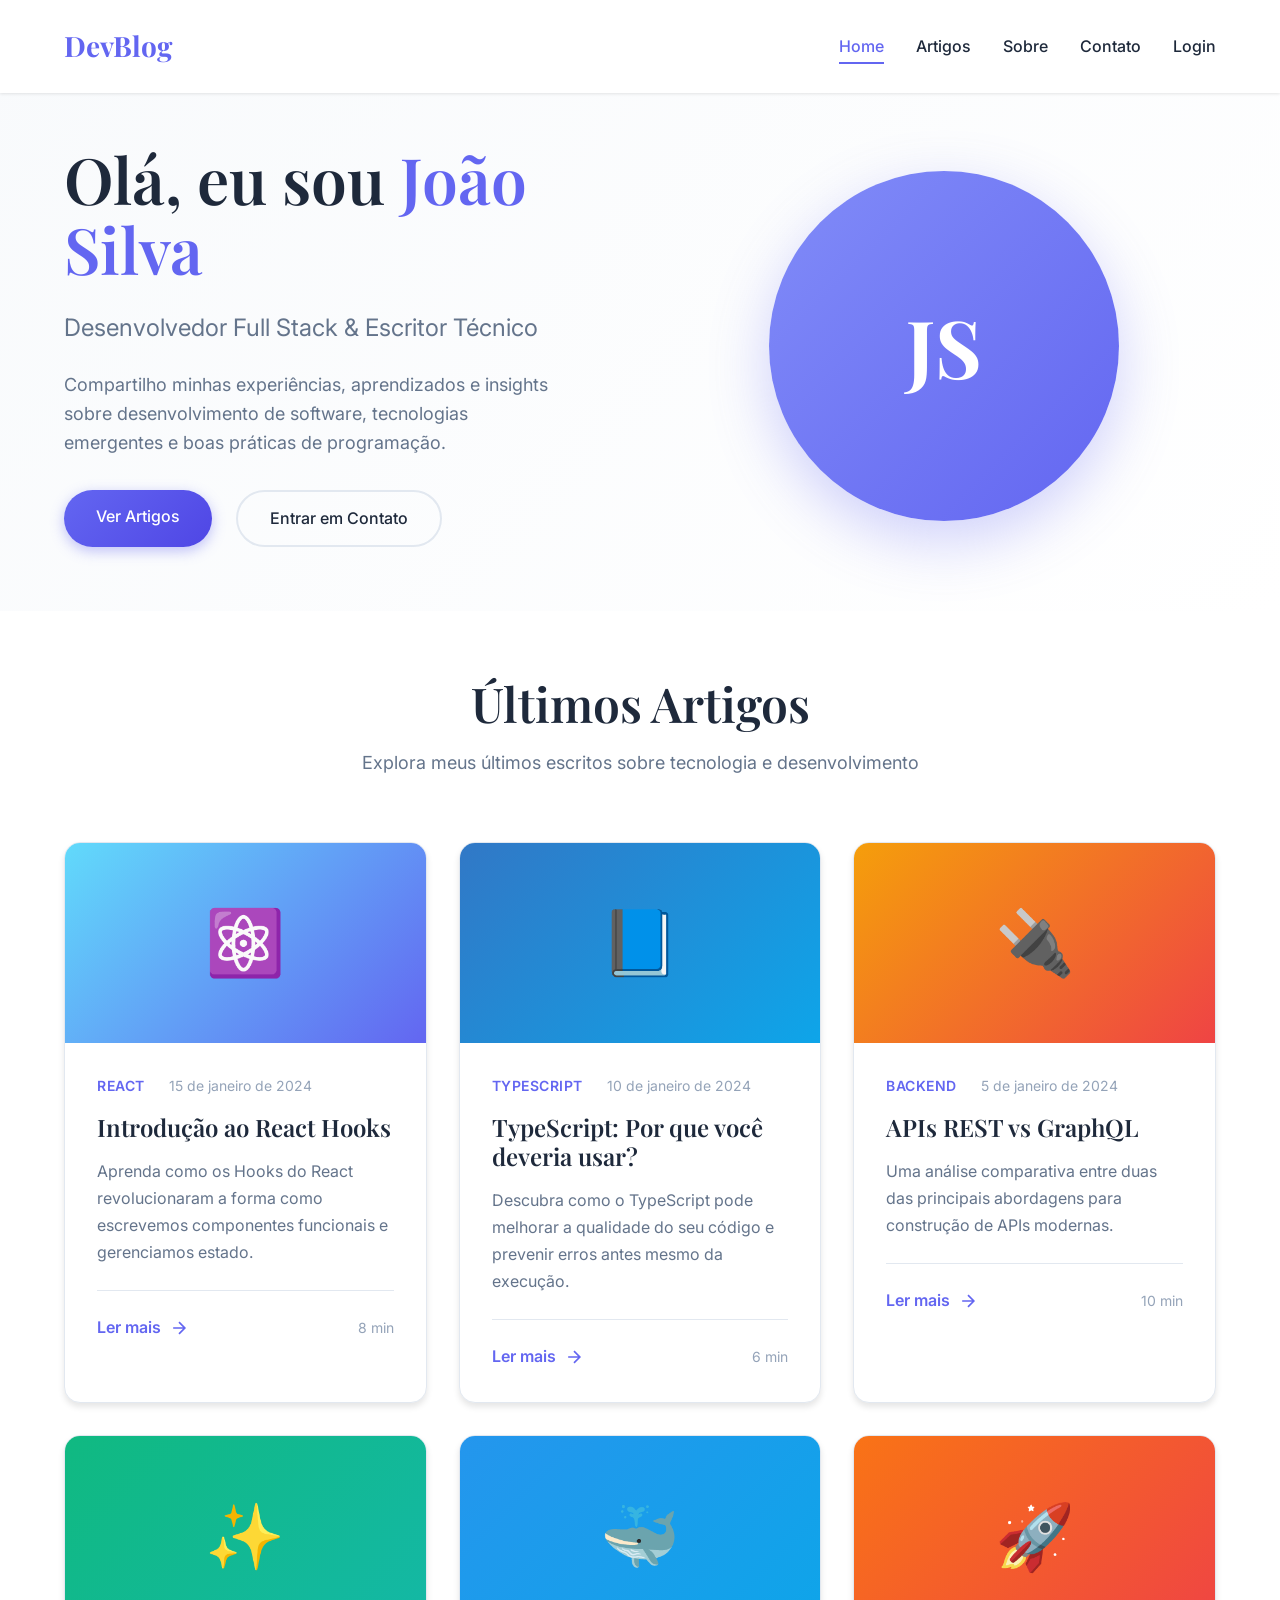
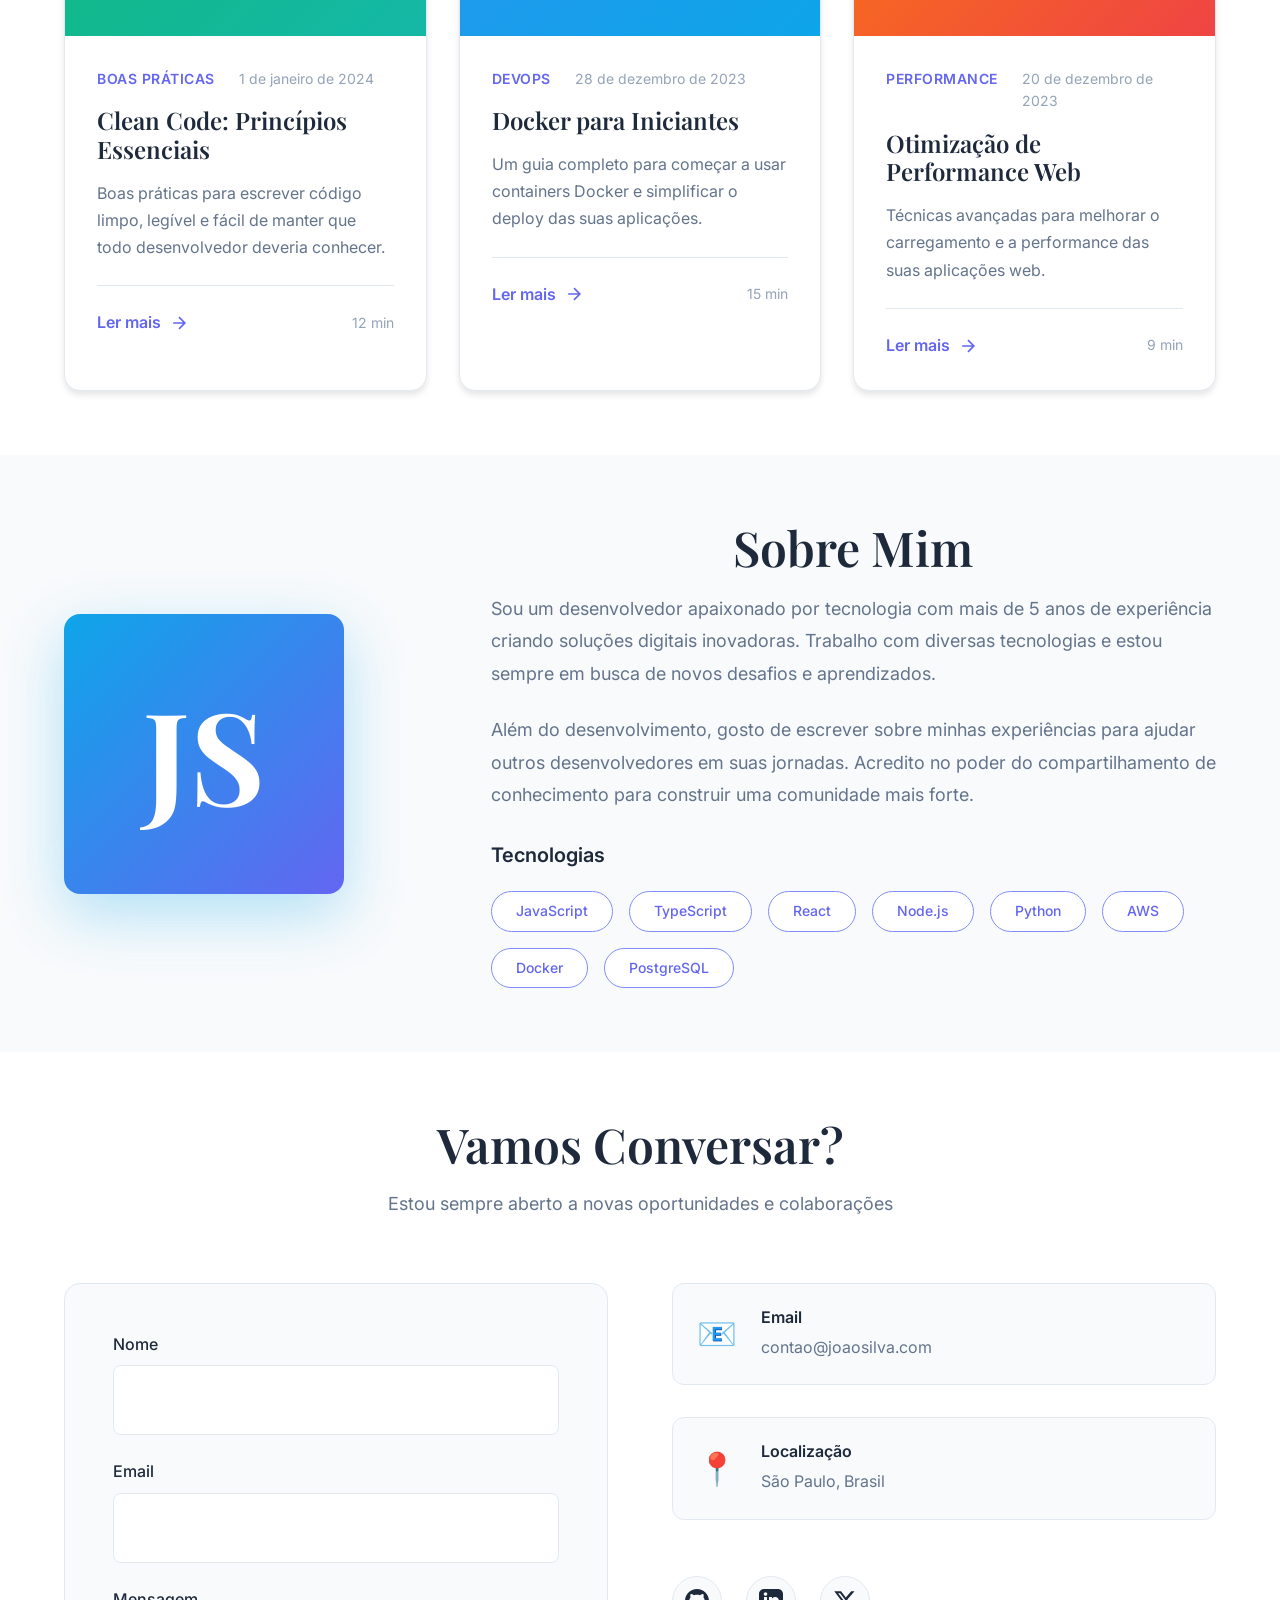
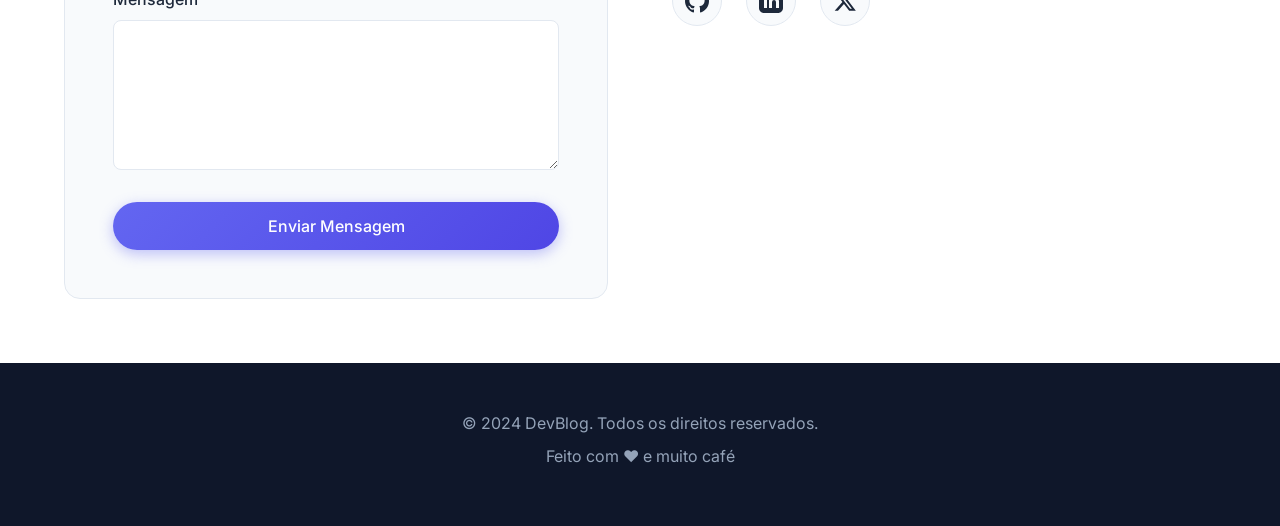
<file: blog-site/index.html>
<!DOCTYPE html>
<html lang="pt-BR">
<head>
    <meta charset="UTF-8">
    <meta name="viewport" content="width=device-width, initial-scale=1.0">
    <title>Meu Blog | Portfolio Pessoal</title>
    <link rel="stylesheet" href="css/style.css">
    <link rel="preconnect" href="https://fonts.googleapis.com">
    <link rel="preconnect" href="https://fonts.gstatic.com" crossorigin>
    <link href="https://fonts.googleapis.com/css2?family=Inter:wght@300;400;500;600;700&family=Playfair+Display:wght@400;500;600;700&display=swap" rel="stylesheet">
    <link rel="manifest" href="manifest.json">
    <meta name="theme-color" content="#6366f1">
    <meta name="description" content="Blog pessoal sobre desenvolvimento de software e tecnologia">
</head>
<body>
    <!-- Header -->
    <header class="header">
        <nav class="nav container">
            <a href="index.html" class="logo">
                <span class="logo-text">DevBlog</span>
            </a>
            <ul class="nav-menu" id="navMenu">
                <li><a href="index.html" class="nav-link active">Home</a></li>
                <li><a href="#articles" class="nav-link">Artigos</a></li>
                <li><a href="#about" class="nav-link">Sobre</a></li>
                <li><a href="#contact" class="nav-link">Contato</a></li>
                <li><a href="login.html" class="nav-link">Login</a></li>
            </ul>
            <button class="nav-toggle" id="navToggle" aria-label="Toggle menu">
                <span></span>
                <span></span>
                <span></span>
            </button>
        </nav>
    </header>

    <!-- Hero Section -->
    <section class="hero">
        <div class="container hero-content">
            <div class="hero-text">
                <h1 class="hero-title">Olá, eu sou <span class="highlight">João Silva</span></h1>
                <p class="hero-subtitle">Desenvolvedor Full Stack & Escritor Técnico</p>
                <p class="hero-description">
                    Compartilho minhas experiências, aprendizados e insights sobre desenvolvimento de software, 
                    tecnologias emergentes e boas práticas de programação.
                </p>
                <div class="hero-buttons">
                    <a href="#articles" class="btn btn-primary">Ver Artigos</a>
                    <a href="#contact" class="btn btn-secondary">Entrar em Contato</a>
                </div>
            </div>
            <div class="hero-image">
                <div class="hero-avatar">
                    <div class="avatar-placeholder">JS</div>
                </div>
            </div>
        </div>
    </section>

    <!-- Articles Section -->
    <section class="articles" id="articles">
        <div class="container">
            <h2 class="section-title">Últimos Artigos</h2>
            <p class="section-subtitle">Explora meus últimos escritos sobre tecnologia e desenvolvimento</p>
            
            <div class="articles-grid" id="articlesGrid">
                <!-- Articles will be loaded dynamically -->
            </div>
        </div>
    </section>

    <!-- About Section -->
    <section class="about" id="about">
        <div class="container about-content">
            <div class="about-image">
                <div class="about-avatar">
                    <div class="avatar-placeholder large">JS</div>
                </div>
            </div>
            <div class="about-text">
                <h2 class="section-title">Sobre Mim</h2>
                <p>
                    Sou um desenvolvedor apaixonado por tecnologia com mais de 5 anos de experiência 
                    criando soluções digitais inovadoras. Trabalho com diversas tecnologias e estou 
                    sempre em busca de novos desafios e aprendizados.
                </p>
                <p>
                    Além do desenvolvimento, gosto de escrever sobre minhas experiências para ajudar 
                    outros desenvolvedores em suas jornadas. Acredito no poder do compartilhamento 
                    de conhecimento para construir uma comunidade mais forte.
                </p>
                <div class="skills">
                    <h3>Tecnologias</h3>
                    <div class="skills-list">
                        <span class="skill-tag">JavaScript</span>
                        <span class="skill-tag">TypeScript</span>
                        <span class="skill-tag">React</span>
                        <span class="skill-tag">Node.js</span>
                        <span class="skill-tag">Python</span>
                        <span class="skill-tag">AWS</span>
                        <span class="skill-tag">Docker</span>
                        <span class="skill-tag">PostgreSQL</span>
                    </div>
                </div>
            </div>
        </div>
    </section>

    <!-- Contact Section -->
    <section class="contact" id="contact">
        <div class="container">
            <h2 class="section-title">Vamos Conversar?</h2>
            <p class="section-subtitle">Estou sempre aberto a novas oportunidades e colaborações</p>
            
            <div class="contact-content">
                <form class="contact-form" id="contactForm">
                    <div class="form-group">
                        <label for="name">Nome</label>
                        <input type="text" id="name" name="name" required>
                    </div>
                    <div class="form-group">
                        <label for="email">Email</label>
                        <input type="email" id="email" name="email" required>
                    </div>
                    <div class="form-group">
                        <label for="message">Mensagem</label>
                        <textarea id="message" name="message" rows="5" required></textarea>
                    </div>
                    <button type="submit" class="btn btn-primary btn-full">Enviar Mensagem</button>
                </form>
                
                <div class="contact-info">
                    <div class="contact-item">
                        <div class="contact-icon">📧</div>
                        <div>
                            <h4>Email</h4>
                            <p>contao@joaosilva.com</p>
                        </div>
                    </div>
                    <div class="contact-item">
                        <div class="contact-icon">📍</div>
                        <div>
                            <h4>Localização</h4>
                            <p>São Paulo, Brasil</p>
                        </div>
                    </div>
                    <div class="social-links">
                        <a href="#" class="social-link" aria-label="GitHub">
                            <svg width="24" height="24" viewBox="0 0 24 24" fill="currentColor">
                                <path d="M12 0c-6.626 0-12 5.373-12 12 0 5.302 3.438 9.8 8.207 11.387.599.111.793-.261.793-.577v-2.234c-3.338.726-4.033-1.416-4.033-1.416-.546-1.387-1.333-1.756-1.333-1.756-1.089-.745.083-.729.083-.729 1.205.084 1.839 1.237 1.839 1.237 1.07 1.834 2.807 1.304 3.492.997.107-.775.418-1.305.762-1.604-2.665-.305-5.467-1.334-5.467-5.931 0-1.311.469-2.381 1.236-3.221-.240-.601-.540-1.524.118-3.176 0 0 1.008-.322 3.301 1.23.957-.266 1.983-.399 3.003-.404 1.02.005 2.047.138 3.006.404 2.291-1.552 3.297-1.23 3.297-1.23.659 1.653.358 2.575.119 3.176.77.84 1.235 1.911 1.235 3.221 0 4.609-2.807 5.624-5.479 5.921.43.372.823 1.102.823 2.222v3.293c0 .319.192.694.801.576 4.765-1.589 8.199-6.086 8.199-11.386 0-6.627-5.373-12-12-12z"/>
                            </svg>
                        </a>
                        <a href="#" class="social-link" aria-label="LinkedIn">
                            <svg width="24" height="24" viewBox="0 0 24 24" fill="currentColor">
                                <path d="M19 0h-14c-2.761 0-5 2.239-5 5v14c0 2.761 2.239 5 5 5h14c2.762 0 5-2.239 5-5v-14c0-2.761-2.238-5-5-5zm-11 19h-3v-11h3v11zm-1.5-12.268c-.966 0-1.75-.79-1.75-1.764s.784-1.764 1.75-1.764 1.75.79 1.75 1.764-.783 1.764-1.75 1.764zm13.5 12.268h-3v-5.604c0-3.368-4-3.113-4 0v5.604h-3v-11h3v1.765c1.396-2.586 7-2.777 7 2.476v6.759z"/>
                            </svg>
                        </a>
                        <a href="#" class="social-link" aria-label="Twitter">
                            <svg width="24" height="24" viewBox="0 0 24 24" fill="currentColor">
                                <path d="M18.244 2.25h3.308l-7.227 8.26 8.502 11.24H16.17l-5.214-6.817L4.99 21.75H1.68l7.73-8.835L1.254 2.25H8.08l4.713 6.231zm-1.161 17.52h1.833L7.084 4.126H5.117z"/>
                            </svg>
                        </a>
                    </div>
                </div>
            </div>
        </div>
    </section>

    <!-- Footer -->
    <footer class="footer">
        <div class="container">
            <div class="footer-content">
                <p>&copy; 2024 DevBlog. Todos os direitos reservados.</p>
                <p>Feito com ❤️ e muito café</p>
            </div>
        </div>
    </footer>

    <script src="js/main.js"></script>
</body>
</html>
</file>
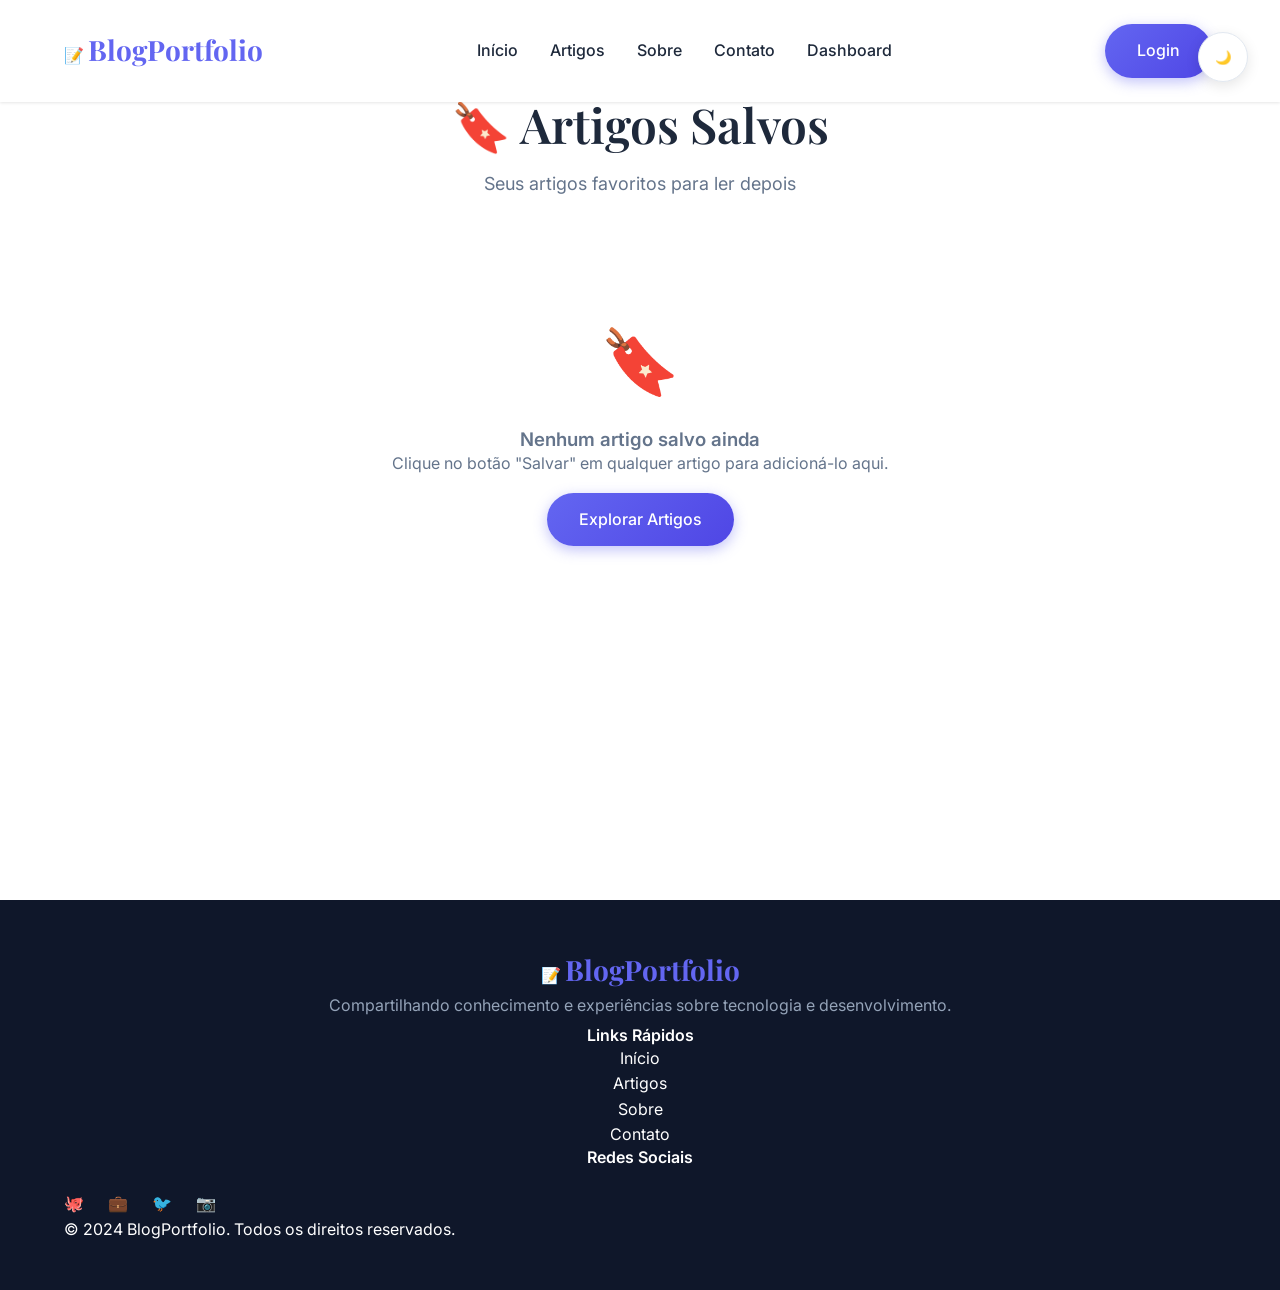
<file: blog-site/bookmarks.html>
<!DOCTYPE html>
<html lang="pt-BR">
<head>
    <meta charset="UTF-8">
    <meta name="viewport" content="width=device-width, initial-scale=1.0">
    <title>Bookmarks | Blog Portfolio</title>
    <link rel="preconnect" href="https://fonts.googleapis.com">
    <link rel="preconnect" href="https://fonts.gstatic.com" crossorigin>
    <link href="https://fonts.googleapis.com/css2?family=Inter:wght@300;400;500;600;700&family=Playfair+Display:wght@600;700&display=swap" rel="stylesheet">
    <link rel="stylesheet" href="css/style.css">
    <style>
        .bookmarks-page {
            min-height: 100vh;
            padding: 6rem 2rem 4rem;
        }

        .bookmarks-header {
            max-width: 800px;
            margin: 0 auto 3rem;
            text-align: center;
        }

        .bookmarks-title {
            font-family: 'Playfair Display', serif;
            font-size: clamp(2rem, 4vw, 3rem);
            margin-bottom: 1rem;
            color: #1e293b;
        }

        .dark-mode .bookmarks-title {
            color: #f1f5f9;
        }

        .bookmarks-subtitle {
            color: #64748b;
            font-size: 1.125rem;
        }

        .dark-mode .bookmarks-subtitle {
            color: #94a3b8;
        }

        .empty-bookmarks {
            text-align: center;
            padding: 4rem 2rem;
            color: #64748b;
        }

        .dark-mode .empty-bookmarks {
            color: #94a3b8;
        }

        .empty-icon {
            font-size: 4rem;
            margin-bottom: 1rem;
        }

        .clear-all-btn {
            display: inline-flex;
            align-items: center;
            gap: 0.5rem;
            padding: 0.75rem 1.5rem;
            background: linear-gradient(135deg, #ef4444, #f59e0b);
            color: white;
            border: none;
            border-radius: 50px;
            font-weight: 600;
            cursor: pointer;
            transition: all 0.3s ease;
            margin-top: 1rem;
        }

        .clear-all-btn:hover {
            transform: translateY(-2px);
            box-shadow: 0 10px 30px rgba(239, 68, 68, 0.4);
        }
    </style>
</head>
<body>
    <header class="header">
        <nav class="nav container">
            <a href="index.html" class="nav-logo">
                <span class="logo-icon">📝</span>
                <span class="logo-text">BlogPortfolio</span>
            </a>
            
            <ul class="nav-menu" id="navMenu">
                <li class="nav-item"><a href="index.html#home" class="nav-link">Início</a></li>
                <li class="nav-item"><a href="index.html#articles" class="nav-link">Artigos</a></li>
                <li class="nav-item"><a href="index.html#about" class="nav-link">Sobre</a></li>
                <li class="nav-item"><a href="index.html#contact" class="nav-link">Contato</a></li>
                <li class="nav-item"><a href="dashboard.html" class="nav-link nav-cta">Dashboard</a></li>
            </ul>
            
            <div class="nav-actions">
                <button class="theme-toggle" id="themeToggle" aria-label="Alternar tema">
                    <span class="sun-icon">☀️</span>
                    <span class="moon-icon">🌙</span>
                </button>
                <a href="login.html" class="btn btn-primary" id="authBtn">Login</a>
                <button class="hamburger" id="hamburger" aria-label="Menu">
                    <span></span>
                    <span></span>
                    <span></span>
                </button>
            </div>
        </nav>
    </header>

    <main class="bookmarks-page">
        <div class="bookmarks-header">
            <h1 class="bookmarks-title">🔖 Artigos Salvos</h1>
            <p class="bookmarks-subtitle">Seus artigos favoritos para ler depois</p>
        </div>

        <div class="articles-grid" id="bookmarksGrid" style="max-width: 1200px; margin: 0 auto;">
            <!-- Bookmarks serão carregados aqui -->
        </div>
    </main>

    <footer class="footer">
        <div class="container">
            <div class="footer-content">
                <div class="footer-brand">
                    <a href="index.html" class="nav-logo">
                        <span class="logo-icon">📝</span>
                        <span class="logo-text">BlogPortfolio</span>
                    </a>
                    <p>Compartilhando conhecimento e experiências sobre tecnologia e desenvolvimento.</p>
                </div>
                <div class="footer-links">
                    <h4>Links Rápidos</h4>
                    <ul>
                        <li><a href="index.html#home">Início</a></li>
                        <li><a href="index.html#articles">Artigos</a></li>
                        <li><a href="index.html#about">Sobre</a></li>
                        <li><a href="index.html#contact">Contato</a></li>
                    </ul>
                </div>
                <div class="footer-social">
                    <h4>Redes Sociais</h4>
                    <div class="social-links">
                        <a href="#" aria-label="GitHub">🐙</a>
                        <a href="#" aria-label="LinkedIn">💼</a>
                        <a href="#" aria-label="Twitter">🐦</a>
                        <a href="#" aria-label="Instagram">📷</a>
                    </div>
                </div>
            </div>
            <div class="footer-bottom">
                <p>&copy; 2024 BlogPortfolio. Todos os direitos reservados.</p>
            </div>
        </div>
    </footer>

    <script src="js/main.js"></script>
    <script>
        function loadBookmarks() {
            const bookmarks = JSON.parse(localStorage.getItem('bookmarks') || '[]');
            const grid = document.getElementById('bookmarksGrid');
            
            if (bookmarks.length === 0) {
                grid.innerHTML = `
                    <div class="empty-bookmarks" style="grid-column: 1 / -1;">
                        <div class="empty-icon">🔖</div>
                        <h3>Nenhum artigo salvo ainda</h3>
                        <p>Clique no botão "Salvar" em qualquer artigo para adicioná-lo aqui.</p>
                        <a href="index.html#articles" class="btn btn-primary" style="margin-top: 1rem; display: inline-flex;">
                            Explorar Artigos
                        </a>
                    </div>
                `;
                return;
            }
            
            const bookmarkedArticles = articles.filter(a => bookmarks.includes(a.id.toString()));
            
            if (bookmarkedArticles.length === 0) {
                grid.innerHTML = `
                    <div class="empty-bookmarks" style="grid-column: 1 / -1;">
                        <div class="empty-icon">🔖</div>
                        <h3>Nenhum artigo salvo ainda</h3>
                        <p>Clique no botão "Salvar" em qualquer artigo para adicioná-lo aqui.</p>
                        <a href="index.html#articles" class="btn btn-primary" style="margin-top: 1rem; display: inline-flex;">
                            Explorar Artigos
                        </a>
                    </div>
                `;
                return;
            }
            
            grid.innerHTML = bookmarkedArticles.map(article => `
                <a href="pages/article.html?id=${article.id}" class="article-card" style="text-decoration: none; color: inherit;">
                    <div class="article-card-image" style="background: ${article.color};">
                        <span style="font-size: 3rem;">${article.emoji}</span>
                    </div>
                    <div class="article-card-content">
                        <span class="article-card-category">${article.category}</span>
                        <h3 class="article-card-title">${article.title}</h3>
                        <p class="article-card-excerpt">${article.excerpt}</p>
                        <div class="article-card-meta">
                            <span>📅 ${formatDate(article.date)}</span>
                            <span>⏱️ ${article.readTime}</span>
                        </div>
                    </div>
                </a>
            `).join('');
        }

        document.addEventListener('DOMContentLoaded', loadBookmarks);
    </script>
</body>
</html>
</file>
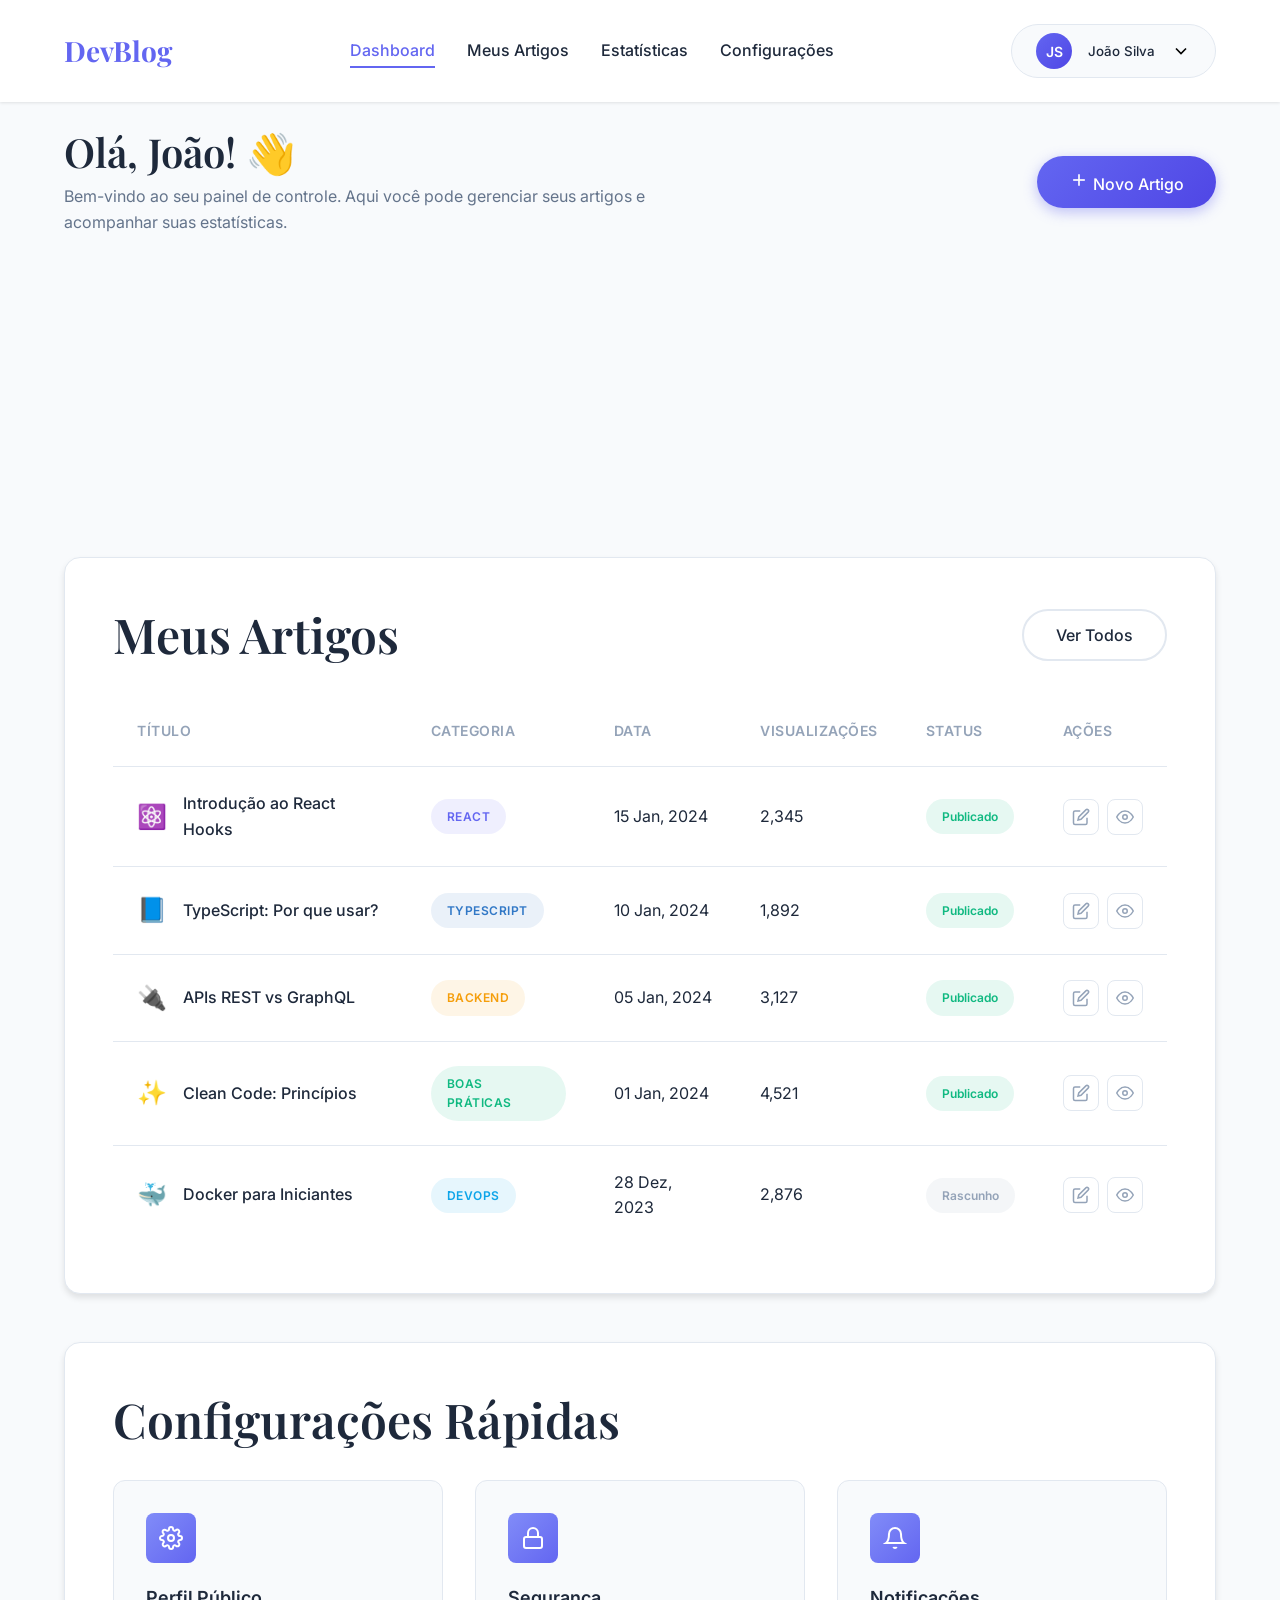
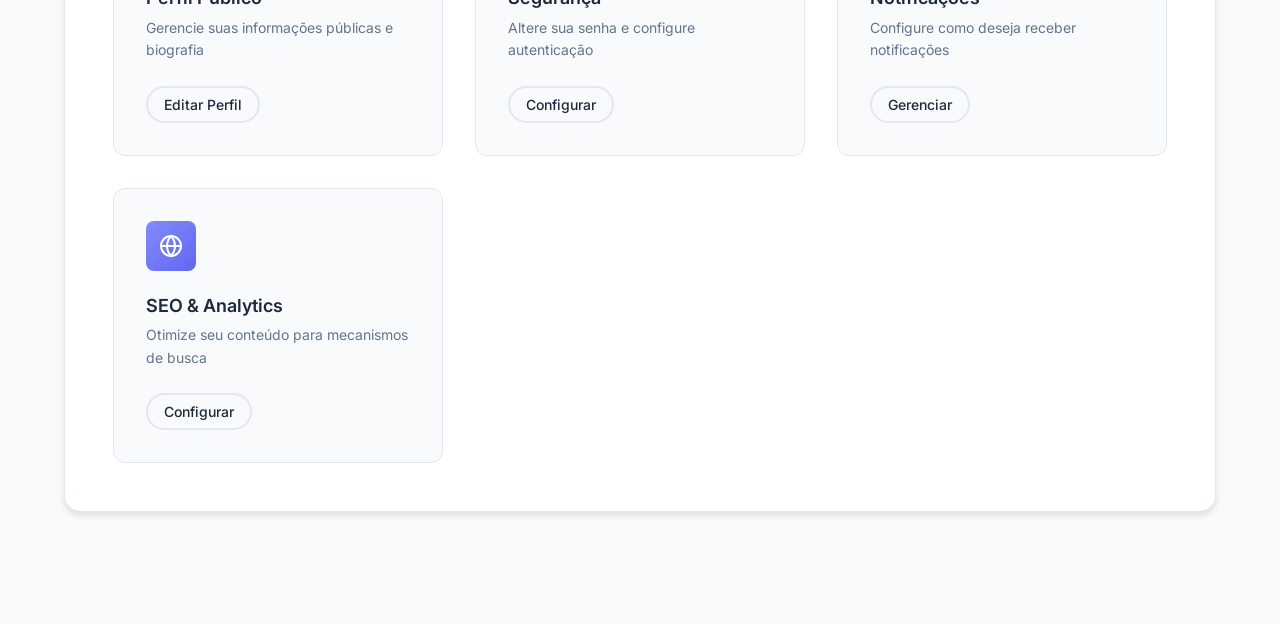
<file: blog-site/dashboard.html>
<!DOCTYPE html>
<html lang="pt-BR">
<head>
    <meta charset="UTF-8">
    <meta name="viewport" content="width=device-width, initial-scale=1.0">
    <title>Dashboard | DevBlog</title>
    <link rel="stylesheet" href="css/style.css">
    <link rel="preconnect" href="https://fonts.googleapis.com">
    <link rel="preconnect" href="https://fonts.gstatic.com" crossorigin>
    <link href="https://fonts.googleapis.com/css2?family=Inter:wght@300;400;500;600;700&family=Playfair+Display:wght@400;500;600;700&display=swap" rel="stylesheet">
</head>
<body class="dashboard-page">
    <!-- Header -->
    <header class="header dashboard-header">
        <nav class="nav container">
            <a href="index.html" class="logo">
                <span class="logo-text">DevBlog</span>
            </a>
            <ul class="nav-menu" id="navMenu">
                <li><a href="dashboard.html" class="nav-link active">Dashboard</a></li>
                <li><a href="#articles" class="nav-link">Meus Artigos</a></li>
                <li><a href="#stats" class="nav-link">Estatísticas</a></li>
                <li><a href="#settings" class="nav-link">Configurações</a></li>
            </ul>
            <div class="user-menu">
                <button class="user-btn" id="userBtn">
                    <span class="user-avatar">JS</span>
                    <span class="user-name">João Silva</span>
                    <svg width="20" height="20" viewBox="0 0 24 24" fill="none" stroke="currentColor" stroke-width="2">
                        <path d="M6 9l6 6 6-6"/>
                    </svg>
                </button>
                <div class="dropdown-menu" id="userDropdown">
                    <a href="#" class="dropdown-item">
                        <svg width="20" height="20" viewBox="0 0 24 24" fill="none" stroke="currentColor" stroke-width="2">
                            <path d="M20 21v-2a4 4 0 0 0-4-4H8a4 4 0 0 0-4 4v2"/>
                            <circle cx="12" cy="7" r="4"/>
                        </svg>
                        Perfil
                    </a>
                    <a href="#" class="dropdown-item">
                        <svg width="20" height="20" viewBox="0 0 24 24" fill="none" stroke="currentColor" stroke-width="2">
                            <circle cx="12" cy="12" r="3"/>
                            <path d="M19.4 15a1.65 1.65 0 0 0 .33 1.82l.06.06a2 2 0 0 1 0 2.83 2 2 0 0 1-2.83 0l-.06-.06a1.65 1.65 0 0 0-1.82-.33 1.65 1.65 0 0 0-1 1.51V21a2 2 0 0 1-2 2 2 2 0 0 1-2-2v-.09A1.65 1.65 0 0 0 9 19.4a1.65 1.65 0 0 0-1.82.33l-.06.06a2 2 0 0 1-2.83 0 2 2 0 0 1 0-2.83l.06-.06a1.65 1.65 0 0 0 .33-1.82 1.65 1.65 0 0 0-1.51-1H3a2 2 0 0 1-2-2 2 2 0 0 1 2-2h.09A1.65 1.65 0 0 0 4.6 9a1.65 1.65 0 0 0-.33-1.82l-.06-.06a2 2 0 0 1 0-2.83 2 2 0 0 1 2.83 0l.06.06a1.65 1.65 0 0 0 1.82.33H9a1.65 1.65 0 0 0 1-1.51V3a2 2 0 0 1 2-2 2 2 0 0 1 2 2v.09a1.65 1.65 0 0 0 1 1.51 1.65 1.65 0 0 0 1.82-.33l.06-.06a2 2 0 0 1 2.83 0 2 2 0 0 1 0 2.83l-.06.06a1.65 1.65 0 0 0-.33 1.82V9a1.65 1.65 0 0 0 1.51 1H21a2 2 0 0 1 2 2 2 2 0 0 1-2 2h-.09a1.65 1.65 0 0 0-1.51 1z"/>
                        </svg>
                        Configurações
                    </a>
                    <hr class="dropdown-divider">
                    <a href="login.html" class="dropdown-item logout">
                        <svg width="20" height="20" viewBox="0 0 24 24" fill="none" stroke="currentColor" stroke-width="2">
                            <path d="M9 21H5a2 2 0 0 1-2-2V5a2 2 0 0 1 2-2h4"/>
                            <polyline points="16 17 21 12 16 7"/>
                            <line x1="21" y1="12" x2="9" y2="12"/>
                        </svg>
                        Sair
                    </a>
                </div>
            </div>
            <button class="nav-toggle" id="navToggle" aria-label="Toggle menu">
                <span></span>
                <span></span>
                <span></span>
            </button>
        </nav>
    </header>

    <!-- Dashboard Content -->
    <main class="dashboard-main">
        <div class="container">
            <!-- Welcome Section -->
            <section class="welcome-section">
                <div class="welcome-content">
                    <h1 class="welcome-title">Olá, João! 👋</h1>
                    <p class="welcome-subtitle">Bem-vindo ao seu painel de controle. Aqui você pode gerenciar seus artigos e acompanhar suas estatísticas.</p>
                </div>
                <button class="btn btn-primary" id="newArticleBtn">
                    <svg width="20" height="20" viewBox="0 0 24 24" fill="none" stroke="currentColor" stroke-width="2">
                        <line x1="12" y1="5" x2="12" y2="19"/>
                        <line x1="5" y1="12" x2="19" y2="12"/>
                    </svg>
                    Novo Artigo
                </button>
            </section>

            <!-- Stats Cards -->
            <section class="stats-grid" id="stats">
                <div class="stat-card">
                    <div class="stat-icon views">
                        <svg width="24" height="24" viewBox="0 0 24 24" fill="none" stroke="currentColor" stroke-width="2">
                            <path d="M1 12s4-8 11-8 11 8 11 8-4 8-11 8-11-8-11-8z"/>
                            <circle cx="12" cy="12" r="3"/>
                        </svg>
                    </div>
                    <div class="stat-info">
                        <span class="stat-value">12,458</span>
                        <span class="stat-label">Visualizações Totais</span>
                    </div>
                    <span class="stat-change positive">+12.5%</span>
                </div>

                <div class="stat-card">
                    <div class="stat-icon articles">
                        <svg width="24" height="24" viewBox="0 0 24 24" fill="none" stroke="currentColor" stroke-width="2">
                            <path d="M14 2H6a2 2 0 0 0-2 2v16a2 2 0 0 0 2 2h12a2 2 0 0 0 2-2V8z"/>
                            <polyline points="14 2 14 8 20 8"/>
                            <line x1="16" y1="13" x2="8" y2="13"/>
                            <line x1="16" y1="17" x2="8" y2="17"/>
                            <polyline points="10 9 9 9 8 9"/>
                        </svg>
                    </div>
                    <div class="stat-info">
                        <span class="stat-value">24</span>
                        <span class="stat-label">Artigos Publicados</span>
                    </div>
                    <span class="stat-change positive">+3 esta semana</span>
                </div>

                <div class="stat-card">
                    <div class="stat-icon comments">
                        <svg width="24" height="24" viewBox="0 0 24 24" fill="none" stroke="currentColor" stroke-width="2">
                            <path d="M21 15a2 2 0 0 1-2 2H7l-4 4V5a2 2 0 0 1 2-2h14a2 2 0 0 1 2 2z"/>
                        </svg>
                    </div>
                    <div class="stat-info">
                        <span class="stat-value">386</span>
                        <span class="stat-label">Comentários</span>
                    </div>
                    <span class="stat-change positive">+24.3%</span>
                </div>

                <div class="stat-card">
                    <div class="stat-icon followers">
                        <svg width="24" height="24" viewBox="0 0 24 24" fill="none" stroke="currentColor" stroke-width="2">
                            <path d="M17 21v-2a4 4 0 0 0-4-4H5a4 4 0 0 0-4 4v2"/>
                            <circle cx="9" cy="7" r="4"/>
                            <path d="M23 21v-2a4 4 0 0 0-3-3.87"/>
                            <path d="M16 3.13a4 4 0 0 1 0 7.75"/>
                        </svg>
                    </div>
                    <div class="stat-info">
                        <span class="stat-value">2,847</span>
                        <span class="stat-label">Seguidores</span>
                    </div>
                    <span class="stat-change positive">+8.2%</span>
                </div>
            </section>

            <!-- Recent Articles -->
            <section class="dashboard-section" id="articles">
                <div class="section-header">
                    <h2 class="section-title" style="text-align: left; margin: 0;">Meus Artigos</h2>
                    <div class="section-actions">
                        <button class="btn btn-secondary">Ver Todos</button>
                    </div>
                </div>

                <div class="articles-table">
                    <table>
                        <thead>
                            <tr>
                                <th>Título</th>
                                <th>Categoria</th>
                                <th>Data</th>
                                <th>Visualizações</th>
                                <th>Status</th>
                                <th>Ações</th>
                            </tr>
                        </thead>
                        <tbody>
                            <tr>
                                <td>
                                    <div class="article-cell">
                                        <span class="article-emoji">⚛️</span>
                                        <span class="article-title-cell">Introdução ao React Hooks</span>
                                    </div>
                                </td>
                                <td><span class="badge badge-react">React</span></td>
                                <td>15 Jan, 2024</td>
                                <td>2,345</td>
                                <td><span class="status-badge published">Publicado</span></td>
                                <td>
                                    <div class="action-buttons">
                                        <button class="action-btn edit" title="Editar">
                                            <svg width="18" height="18" viewBox="0 0 24 24" fill="none" stroke="currentColor" stroke-width="2">
                                                <path d="M11 4H4a2 2 0 0 0-2 2v14a2 2 0 0 0 2 2h14a2 2 0 0 0 2-2v-7"/>
                                                <path d="M18.5 2.5a2.121 2.121 0 0 1 3 3L12 15l-4 1 1-4 9.5-9.5z"/>
                                            </svg>
                                        </button>
                                        <button class="action-btn view" title="Visualizar">
                                            <svg width="18" height="18" viewBox="0 0 24 24" fill="none" stroke="currentColor" stroke-width="2">
                                                <path d="M1 12s4-8 11-8 11 8 11 8-4 8-11 8-11-8-11-8z"/>
                                                <circle cx="12" cy="12" r="3"/>
                                            </svg>
                                        </button>
                                    </div>
                                </td>
                            </tr>
                            <tr>
                                <td>
                                    <div class="article-cell">
                                        <span class="article-emoji">📘</span>
                                        <span class="article-title-cell">TypeScript: Por que usar?</span>
                                    </div>
                                </td>
                                <td><span class="badge badge-typescript">TypeScript</span></td>
                                <td>10 Jan, 2024</td>
                                <td>1,892</td>
                                <td><span class="status-badge published">Publicado</span></td>
                                <td>
                                    <div class="action-buttons">
                                        <button class="action-btn edit" title="Editar">
                                            <svg width="18" height="18" viewBox="0 0 24 24" fill="none" stroke="currentColor" stroke-width="2">
                                                <path d="M11 4H4a2 2 0 0 0-2 2v14a2 2 0 0 0 2 2h14a2 2 0 0 0 2-2v-7"/>
                                                <path d="M18.5 2.5a2.121 2.121 0 0 1 3 3L12 15l-4 1 1-4 9.5-9.5z"/>
                                            </svg>
                                        </button>
                                        <button class="action-btn view" title="Visualizar">
                                            <svg width="18" height="18" viewBox="0 0 24 24" fill="none" stroke="currentColor" stroke-width="2">
                                                <path d="M1 12s4-8 11-8 11 8 11 8-4 8-11 8-11-8-11-8z"/>
                                                <circle cx="12" cy="12" r="3"/>
                                            </svg>
                                        </button>
                                    </div>
                                </td>
                            </tr>
                            <tr>
                                <td>
                                    <div class="article-cell">
                                        <span class="article-emoji">🔌</span>
                                        <span class="article-title-cell">APIs REST vs GraphQL</span>
                                    </div>
                                </td>
                                <td><span class="badge badge-backend">Backend</span></td>
                                <td>05 Jan, 2024</td>
                                <td>3,127</td>
                                <td><span class="status-badge published">Publicado</span></td>
                                <td>
                                    <div class="action-buttons">
                                        <button class="action-btn edit" title="Editar">
                                            <svg width="18" height="18" viewBox="0 0 24 24" fill="none" stroke="currentColor" stroke-width="2">
                                                <path d="M11 4H4a2 2 0 0 0-2 2v14a2 2 0 0 0 2 2h14a2 2 0 0 0 2-2v-7"/>
                                                <path d="M18.5 2.5a2.121 2.121 0 0 1 3 3L12 15l-4 1 1-4 9.5-9.5z"/>
                                            </svg>
                                        </button>
                                        <button class="action-btn view" title="Visualizar">
                                            <svg width="18" height="18" viewBox="0 0 24 24" fill="none" stroke="currentColor" stroke-width="2">
                                                <path d="M1 12s4-8 11-8 11 8 11 8-4 8-11 8-11-8-11-8z"/>
                                                <circle cx="12" cy="12" r="3"/>
                                            </svg>
                                        </button>
                                    </div>
                                </td>
                            </tr>
                            <tr>
                                <td>
                                    <div class="article-cell">
                                        <span class="article-emoji">✨</span>
                                        <span class="article-title-cell">Clean Code: Princípios</span>
                                    </div>
                                </td>
                                <td><span class="badge badge-practices">Boas Práticas</span></td>
                                <td>01 Jan, 2024</td>
                                <td>4,521</td>
                                <td><span class="status-badge published">Publicado</span></td>
                                <td>
                                    <div class="action-buttons">
                                        <button class="action-btn edit" title="Editar">
                                            <svg width="18" height="18" viewBox="0 0 24 24" fill="none" stroke="currentColor" stroke-width="2">
                                                <path d="M11 4H4a2 2 0 0 0-2 2v14a2 2 0 0 0 2 2h14a2 2 0 0 0 2-2v-7"/>
                                                <path d="M18.5 2.5a2.121 2.121 0 0 1 3 3L12 15l-4 1 1-4 9.5-9.5z"/>
                                            </svg>
                                        </button>
                                        <button class="action-btn view" title="Visualizar">
                                            <svg width="18" height="18" viewBox="0 0 24 24" fill="none" stroke="currentColor" stroke-width="2">
                                                <path d="M1 12s4-8 11-8 11 8 11 8-4 8-11 8-11-8-11-8z"/>
                                                <circle cx="12" cy="12" r="3"/>
                                            </svg>
                                        </button>
                                    </div>
                                </td>
                            </tr>
                            <tr>
                                <td>
                                    <div class="article-cell">
                                        <span class="article-emoji">🐳</span>
                                        <span class="article-title-cell">Docker para Iniciantes</span>
                                    </div>
                                </td>
                                <td><span class="badge badge-devops">DevOps</span></td>
                                <td>28 Dez, 2023</td>
                                <td>2,876</td>
                                <td><span class="status-badge draft">Rascunho</span></td>
                                <td>
                                    <div class="action-buttons">
                                        <button class="action-btn edit" title="Editar">
                                            <svg width="18" height="18" viewBox="0 0 24 24" fill="none" stroke="currentColor" stroke-width="2">
                                                <path d="M11 4H4a2 2 0 0 0-2 2v14a2 2 0 0 0 2 2h14a2 2 0 0 0 2-2v-7"/>
                                                <path d="M18.5 2.5a2.121 2.121 0 0 1 3 3L12 15l-4 1 1-4 9.5-9.5z"/>
                                            </svg>
                                        </button>
                                        <button class="action-btn view" title="Visualizar">
                                            <svg width="18" height="18" viewBox="0 0 24 24" fill="none" stroke="currentColor" stroke-width="2">
                                                <path d="M1 12s4-8 11-8 11 8 11 8-4 8-11 8-11-8-11-8z"/>
                                                <circle cx="12" cy="12" r="3"/>
                                            </svg>
                                        </button>
                                    </div>
                                </td>
                            </tr>
                        </tbody>
                    </table>
                </div>
            </section>

            <!-- Quick Settings -->
            <section class="dashboard-section" id="settings">
                <div class="section-header">
                    <h2 class="section-title" style="text-align: left; margin: 0;">Configurações Rápidas</h2>
                </div>

                <div class="settings-grid">
                    <div class="setting-card">
                        <div class="setting-icon">
                            <svg width="24" height="24" viewBox="0 0 24 24" fill="none" stroke="currentColor" stroke-width="2">
                                <circle cx="12" cy="12" r="3"/>
                                <path d="M19.4 15a1.65 1.65 0 0 0 .33 1.82l.06.06a2 2 0 0 1 0 2.83 2 2 0 0 1-2.83 0l-.06-.06a1.65 1.65 0 0 0-1.82-.33 1.65 1.65 0 0 0-1 1.51V21a2 2 0 0 1-2 2 2 2 0 0 1-2-2v-.09A1.65 1.65 0 0 0 9 19.4a1.65 1.65 0 0 0-1.82.33l-.06.06a2 2 0 0 1-2.83 0 2 2 0 0 1 0-2.83l.06-.06a1.65 1.65 0 0 0 .33-1.82 1.65 1.65 0 0 0-1.51-1H3a2 2 0 0 1-2-2 2 2 0 0 1 2-2h.09A1.65 1.65 0 0 0 4.6 9a1.65 1.65 0 0 0-.33-1.82l-.06-.06a2 2 0 0 1 0-2.83 2 2 0 0 1 2.83 0l.06.06a1.65 1.65 0 0 0 1.82.33H9a1.65 1.65 0 0 0 1-1.51V3a2 2 0 0 1 2-2 2 2 0 0 1 2 2v.09a1.65 1.65 0 0 0 1 1.51 1.65 1.65 0 0 0 1.82-.33l.06-.06a2 2 0 0 1 2.83 0 2 2 0 0 1 0 2.83l-.06.06a1.65 1.65 0 0 0-.33 1.82V9a1.65 1.65 0 0 0 1.51 1H21a2 2 0 0 1 2 2 2 2 0 0 1-2 2h-.09a1.65 1.65 0 0 0-1.51 1z"/>
                            </svg>
                        </div>
                        <h3>Perfil Público</h3>
                        <p>Gerencie suas informações públicas e biografia</p>
                        <button class="btn btn-secondary btn-sm">Editar Perfil</button>
                    </div>

                    <div class="setting-card">
                        <div class="setting-icon">
                            <svg width="24" height="24" viewBox="0 0 24 24" fill="none" stroke="currentColor" stroke-width="2">
                                <rect x="3" y="11" width="18" height="11" rx="2" ry="2"/>
                                <path d="M7 11V7a5 5 0 0 1 10 0v4"/>
                            </svg>
                        </div>
                        <h3>Segurança</h3>
                        <p>Altere sua senha e configure autenticação</p>
                        <button class="btn btn-secondary btn-sm">Configurar</button>
                    </div>

                    <div class="setting-card">
                        <div class="setting-icon">
                            <svg width="24" height="24" viewBox="0 0 24 24" fill="none" stroke="currentColor" stroke-width="2">
                                <path d="M18 8A6 6 0 0 0 6 8c0 7-3 9-3 9h18s-3-2-3-9"/>
                                <path d="M13.73 21a2 2 0 0 1-3.46 0"/>
                            </svg>
                        </div>
                        <h3>Notificações</h3>
                        <p>Configure como deseja receber notificações</p>
                        <button class="btn btn-secondary btn-sm">Gerenciar</button>
                    </div>

                    <div class="setting-card">
                        <div class="setting-icon">
                            <svg width="24" height="24" viewBox="0 0 24 24" fill="none" stroke="currentColor" stroke-width="2">
                                <circle cx="12" cy="12" r="10"/>
                                <line x1="2" y1="12" x2="22" y2="12"/>
                                <path d="M12 2a15.3 15.3 0 0 1 4 10 15.3 15.3 0 0 1-4 10 15.3 15.3 0 0 1-4-10 15.3 15.3 0 0 1 4-10z"/>
                            </svg>
                        </div>
                        <h3>SEO & Analytics</h3>
                        <p>Otimize seu conteúdo para mecanismos de busca</p>
                        <button class="btn btn-secondary btn-sm">Configurar</button>
                    </div>
                </div>
            </section>
        </div>
    </main>

    <!-- New Article Modal -->
    <div class="modal" id="newArticleModal">
        <div class="modal-overlay"></div>
        <div class="modal-content">
            <div class="modal-header">
                <h2>Criar Novo Artigo</h2>
                <button class="modal-close" id="modalClose">
                    <svg width="24" height="24" viewBox="0 0 24 24" fill="none" stroke="currentColor" stroke-width="2">
                        <line x1="18" y1="6" x2="6" y2="18"/>
                        <line x1="6" y1="6" x2="18" y2="18"/>
                    </svg>
                </button>
            </div>
            <form class="modal-form" id="newArticleForm">
                <div class="form-group">
                    <label for="articleTitle">Título</label>
                    <input type="text" id="articleTitle" required placeholder="Digite o título do artigo">
                </div>
                <div class="form-group">
                    <label for="articleCategory">Categoria</label>
                    <select id="articleCategory" required>
                        <option value="">Selecione uma categoria</option>
                        <option value="react">React</option>
                        <option value="typescript">TypeScript</option>
                        <option value="backend">Backend</option>
                        <option value="frontend">Frontend</option>
                        <option value="devops">DevOps</option>
                        <option value="practices">Boas Práticas</option>
                    </select>
                </div>
                <div class="form-group">
                    <label for="articleContent">Conteúdo</label>
                    <textarea id="articleContent" rows="10" required placeholder="Escreva seu artigo aqui..."></textarea>
                </div>
                <div class="modal-actions">
                    <button type="button" class="btn btn-secondary" id="cancelBtn">Cancelar</button>
                    <button type="submit" class="btn btn-primary">Publicar Artigo</button>
                </div>
            </form>
        </div>
    </div>

    <script src="js/main.js"></script>
    <script src="js/dashboard.js"></script>
</body>
</html>
</file>
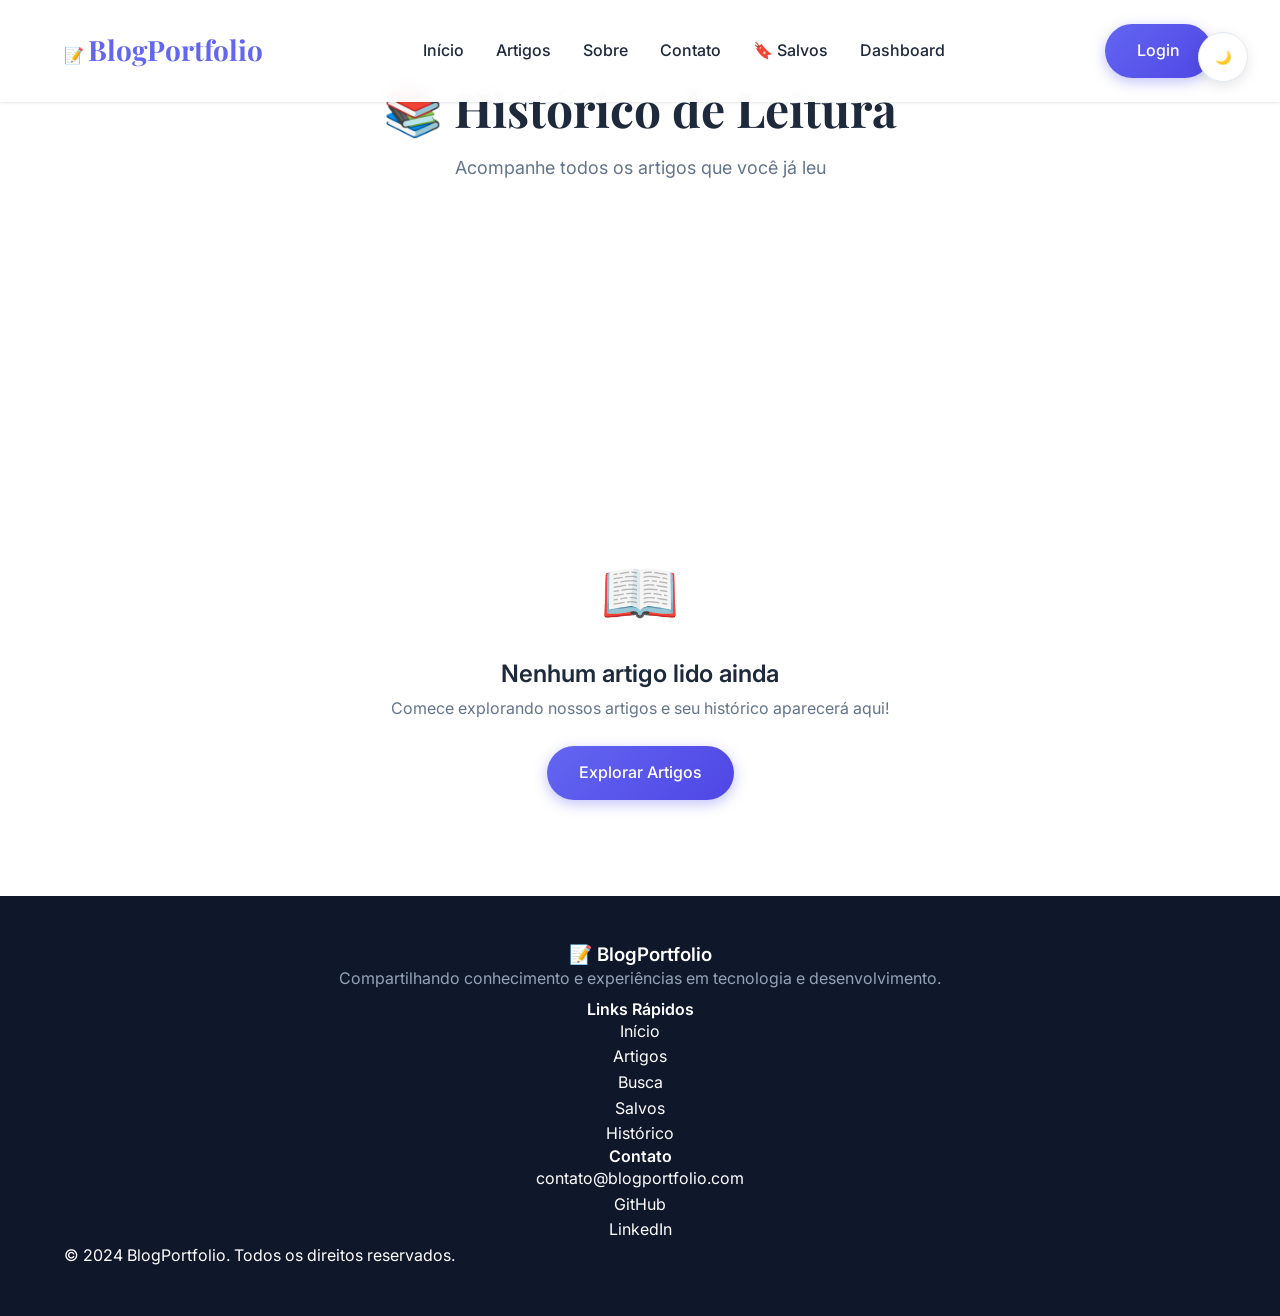
<file: blog-site/history.html>
<!DOCTYPE html>
<html lang="pt-BR">
<head>
    <meta charset="UTF-8">
    <meta name="viewport" content="width=device-width, initial-scale=1.0">
    <meta name="description" content="Histórico de artigos lidos">
    <title>Histórico de Leitura | Blog Portfolio</title>
    <link rel="preconnect" href="https://fonts.googleapis.com">
    <link rel="preconnect" href="https://fonts.gstatic.com" crossorigin>
    <link href="https://fonts.googleapis.com/css2?family=Inter:wght@300;400;500;600;700&family=Playfair+Display:wght@600;700&display=swap" rel="stylesheet">
    <link rel="stylesheet" href="css/style.css">
    <link rel="manifest" href="manifest.json">
    <meta name="theme-color" content="#6366f1">
    <style>
        .history-container {
            max-width: 1200px;
            margin: 0 auto;
            padding: 2rem;
            min-height: calc(100vh - 300px);
        }

        .page-header {
            text-align: center;
            margin-bottom: 3rem;
            padding: 3rem 0;
        }

        .page-title {
            font-family: 'Playfair Display', serif;
            font-size: clamp(2rem, 5vw, 3rem);
            font-weight: 700;
            margin-bottom: 1rem;
            color: #1e293b;
        }

        .dark-mode .page-title {
            color: #f1f5f9;
        }

        .page-subtitle {
            color: #64748b;
            font-size: 1.125rem;
        }

        .dark-mode .page-subtitle {
            color: #94a3b8;
        }

        .history-stats {
            display: grid;
            grid-template-columns: repeat(auto-fit, minmax(200px, 1fr));
            gap: 1.5rem;
            margin-bottom: 3rem;
        }

        .stat-card {
            background: linear-gradient(135deg, #6366f1, #8b5cf6);
            color: white;
            padding: 2rem;
            border-radius: 15px;
            text-align: center;
            box-shadow: 0 10px 30px rgba(99, 102, 241, 0.3);
        }

        .stat-number {
            font-size: 3rem;
            font-weight: 700;
            margin-bottom: 0.5rem;
        }

        .stat-label {
            font-size: 0.875rem;
            opacity: 0.9;
            text-transform: uppercase;
            letter-spacing: 1px;
        }

        .history-list {
            display: flex;
            flex-direction: column;
            gap: 1rem;
        }

        .history-item {
            display: flex;
            align-items: center;
            gap: 1.5rem;
            padding: 1.5rem;
            background: white;
            border-radius: 15px;
            box-shadow: 0 4px 20px rgba(0, 0, 0, 0.05);
            transition: all 0.3s ease;
            cursor: pointer;
            text-decoration: none;
        }

        .dark-mode .history-item {
            background: #1e293b;
        }

        .history-item:hover {
            transform: translateX(10px);
            box-shadow: 0 10px 30px rgba(0, 0, 0, 0.1);
        }

        .history-icon {
            width: 60px;
            height: 60px;
            border-radius: 12px;
            display: flex;
            align-items: center;
            justify-content: center;
            font-size: 2rem;
            flex-shrink: 0;
        }

        .history-info {
            flex: 1;
        }

        .history-title {
            font-weight: 600;
            font-size: 1.125rem;
            color: #1e293b;
            margin-bottom: 0.5rem;
        }

        .dark-mode .history-title {
            color: #f1f5f9;
        }

        .history-meta {
            display: flex;
            gap: 1.5rem;
            font-size: 0.875rem;
            color: #64748b;
        }

        .dark-mode .history-meta {
            color: #94a3b8;
        }

        .history-time {
            display: flex;
            align-items: center;
            gap: 0.5rem;
        }

        .empty-state {
            text-align: center;
            padding: 4rem 2rem;
            color: #64748b;
        }

        .dark-mode .empty-state {
            color: #94a3b8;
        }

        .empty-icon {
            font-size: 4rem;
            margin-bottom: 1rem;
        }

        .empty-title {
            font-size: 1.5rem;
            font-weight: 600;
            margin-bottom: 0.5rem;
            color: #1e293b;
        }

        .dark-mode .empty-title {
            color: #f1f5f9;
        }

        .clear-history-btn {
            position: fixed;
            bottom: 2rem;
            right: 2rem;
            padding: 1rem 2rem;
            background: linear-gradient(135deg, #ef4444, #f97316);
            color: white;
            border: none;
            border-radius: 50px;
            font-weight: 600;
            cursor: pointer;
            box-shadow: 0 10px 30px rgba(239, 68, 68, 0.3);
            transition: all 0.3s ease;
        }

        .clear-history-btn:hover {
            transform: translateY(-2px);
            box-shadow: 0 15px 40px rgba(239, 68, 68, 0.4);
        }

        @media (max-width: 768px) {
            .history-item {
                flex-direction: column;
                text-align: center;
            }

            .history-meta {
                justify-content: center;
            }

            .history-item:hover {
                transform: translateY(-5px);
            }
        }
    </style>
</head>
<body>
    <header class="header">
        <nav class="nav container">
            <a href="index.html" class="nav-logo">
                <span class="logo-icon">📝</span>
                <span class="logo-text">BlogPortfolio</span>
            </a>
            
            <ul class="nav-menu" id="navMenu">
                <li class="nav-item"><a href="index.html#home" class="nav-link">Início</a></li>
                <li class="nav-item"><a href="index.html#articles" class="nav-link">Artigos</a></li>
                <li class="nav-item"><a href="index.html#about" class="nav-link">Sobre</a></li>
                <li class="nav-item"><a href="index.html#contact" class="nav-link">Contato</a></li>
                <li class="nav-item"><a href="bookmarks.html" class="nav-link">🔖 Salvos</a></li>
                <li class="nav-item"><a href="dashboard.html" class="nav-link nav-cta">Dashboard</a></li>
            </ul>
            
            <div class="nav-actions">
                <button class="theme-toggle" id="themeToggle" aria-label="Alternar tema">
                    <span class="sun-icon">☀️</span>
                    <span class="moon-icon">🌙</span>
                </button>
                <a href="login.html" class="btn btn-primary" id="authBtn">Login</a>
                <button class="hamburger" id="hamburger" aria-label="Menu">
                    <span></span>
                    <span></span>
                    <span></span>
                </button>
            </div>
        </nav>
    </header>

    <main class="history-container">
        <div class="page-header">
            <h1 class="page-title">📚 Histórico de Leitura</h1>
            <p class="page-subtitle">Acompanhe todos os artigos que você já leu</p>
        </div>

        <div class="history-stats">
            <div class="stat-card">
                <div class="stat-number" id="totalRead">0</div>
                <div class="stat-label">Artigos Lidos</div>
            </div>
            <div class="stat-card" style="background: linear-gradient(135deg, #10b981, #14b8a6);">
                <div class="stat-number" id="thisWeek">0</div>
                <div class="stat-label">Esta Semana</div>
            </div>
            <div class="stat-card" style="background: linear-gradient(135deg, #f59e0b, #ef4444);">
                <div class="stat-number" id="totalTime">0</div>
                <div class="stat-label">Minutos Totais</div>
            </div>
        </div>

        <div class="history-list" id="historyList">
            <!-- Histórico será carregado aqui -->
        </div>

        <div class="empty-state" id="emptyState" style="display: none;">
            <div class="empty-icon">📖</div>
            <h2 class="empty-title">Nenhum artigo lido ainda</h2>
            <p>Comece explorando nossos artigos e seu histórico aparecerá aqui!</p>
            <a href="index.html#articles" class="btn btn-primary" style="margin-top: 1.5rem; display: inline-block;">Explorar Artigos</a>
        </div>

        <button class="clear-history-btn" onclick="clearHistory()" id="clearBtn" style="display: none;">
            🗑️ Limpar Histórico
        </button>
    </main>

    <footer class="footer">
        <div class="container">
            <div class="footer-content">
                <div class="footer-section">
                    <h3>📝 BlogPortfolio</h3>
                    <p>Compartilhando conhecimento e experiências em tecnologia e desenvolvimento.</p>
                </div>
                <div class="footer-section">
                    <h4>Links Rápidos</h4>
                    <ul>
                        <li><a href="index.html#home">Início</a></li>
                        <li><a href="index.html#articles">Artigos</a></li>
                        <li><a href="search.html">Busca</a></li>
                        <li><a href="bookmarks.html">Salvos</a></li>
                        <li><a href="history.html">Histórico</a></li>
                    </ul>
                </div>
                <div class="footer-section">
                    <h4>Contato</h4>
                    <ul>
                        <li><a href="mailto:contato@blogportfolio.com">contato@blogportfolio.com</a></li>
                        <li><a href="https://github.com/seuusuario" target="_blank">GitHub</a></li>
                        <li><a href="https://linkedin.com/in/seuusuario" target="_blank">LinkedIn</a></li>
                    </ul>
                </div>
            </div>
            <div class="footer-bottom">
                <p>&copy; 2024 BlogPortfolio. Todos os direitos reservados.</p>
            </div>
        </div>
    </footer>

    <script>
        // ===================================
        // Theme Toggle
        // ===================================
        const themeToggle = document.getElementById('themeToggle');
        const body = document.body;
        
        const currentTheme = localStorage.getItem('theme') || 'light';
        if (currentTheme === 'dark') {
            body.classList.add('dark-mode');
        }

        themeToggle.addEventListener('click', () => {
            body.classList.toggle('dark-mode');
            const theme = body.classList.contains('dark-mode') ? 'dark' : 'light';
            localStorage.setItem('theme', theme);
        });

        // ===================================
        // Mobile Menu
        // ===================================
        const hamburger = document.getElementById('hamburger');
        const navMenu = document.getElementById('navMenu');

        hamburger.addEventListener('click', () => {
            navMenu.classList.toggle('active');
            const spans = hamburger.querySelectorAll('span');
            if (navMenu.classList.contains('active')) {
                spans[0].style.transform = 'rotate(45deg) translate(5px, 5px)';
                spans[1].style.opacity = '0';
                spans[2].style.transform = 'rotate(-45deg) translate(7px, -6px)';
            } else {
                spans[0].style.transform = 'none';
                spans[1].style.opacity = '1';
                spans[2].style.transform = 'none';
            }
        });

        // ===================================
        // Load History
        // ===================================
        function loadHistory() {
            const history = getReadingHistory();
            const historyList = document.getElementById('historyList');
            const emptyState = document.getElementById('emptyState');
            const clearBtn = document.getElementById('clearBtn');

            if (history.length === 0) {
                historyList.style.display = 'none';
                emptyState.style.display = 'block';
                clearBtn.style.display = 'none';
                return;
            }

            clearBtn.style.display = 'block';
            
            // Atualizar estatísticas
            updateStats(history);

            // Renderizar lista
            historyList.innerHTML = history.map(item => {
                const date = new Date(item.timestamp);
                const now = new Date();
                const isToday = date.toDateString() === now.toDateString();
                const isYesterday = date.toDateString() === new Date(now.setDate(now.getDate() - 1)).toDateString();
                
                let timeLabel;
                if (isToday) {
                    timeLabel = `Hoje às ${date.toLocaleTimeString('pt-BR', { hour: '2-digit', minute: '2-digit' })}`;
                } else if (isYesterday) {
                    timeLabel = `Ontem às ${date.toLocaleTimeString('pt-BR', { hour: '2-digit', minute: '2-digit' })}`;
                } else {
                    timeLabel = date.toLocaleDateString('pt-BR', { day: '2-digit', month: 'short', year: 'numeric' });
                }

                const article = articles.find(a => a.id === parseInt(item.id)) || {};
                
                return `
                    <a href="pages/article.html?id=${item.id}" class="history-item">
                        <div class="history-icon" style="background: ${article.color || 'linear-gradient(135deg, #6366f1, #8b5cf6)'}">
                            ${article.emoji || '📄'}
                        </div>
                        <div class="history-info">
                            <h3 class="history-title">${item.title}</h3>
                            <div class="history-meta">
                                <span class="history-time">📅 ${timeLabel}</span>
                                <span class="history-time">⏱️ ${article.readTime || '?'}</span>
                                <span class="history-time">📁 ${article.category || 'Geral'}</span>
                            </div>
                        </div>
                    </a>
                `;
            }).join('');
        }

        function getReadingHistory() {
            try {
                return JSON.parse(localStorage.getItem('readingHistory')) || [];
            } catch {
                return [];
            }
        }

        function updateStats(history) {
            const totalRead = history.length;
            document.getElementById('totalRead').textContent = totalRead;

            // Esta semana
            const now = new Date();
            const oneWeekAgo = new Date(now.setDate(now.getDate() - 7));
            const thisWeekCount = history.filter(item => new Date(item.timestamp) >= oneWeekAgo).length;
            document.getElementById('thisWeek').textContent = thisWeekCount;

            // Tempo total estimado (média de 8 min por artigo)
            const totalTime = totalRead * 8;
            document.getElementById('totalTime').textContent = totalTime;
        }

        function clearHistory() {
            if (confirm('Tem certeza que deseja limpar todo o histórico de leitura?')) {
                localStorage.removeItem('readingHistory');
                loadHistory();
            }
        }

        // Articles data (imported from main.js logic)
        const articles = [
            { id: 1, title: "Introdução ao React Hooks", category: "React", readTime: "8 min", emoji: "⚛️", color: "linear-gradient(135deg, #61dafb, #6366f1)" },
            { id: 2, title: "TypeScript: Por que você deveria usar?", category: "TypeScript", readTime: "6 min", emoji: "📘", color: "linear-gradient(135deg, #3178c6, #0ea5e9)" },
            { id: 3, title: "APIs REST vs GraphQL", category: "Backend", readTime: "10 min", emoji: "🔌", color: "linear-gradient(135deg, #f59e0b, #ef4444)" },
            { id: 4, title: "Clean Code: Princípios Essenciais", category: "Boas Práticas", readTime: "12 min", emoji: "✨", color: "linear-gradient(135deg, #10b981, #14b8a6)" },
            { id: 5, title: "Docker para Iniciantes", category: "DevOps", readTime: "15 min", emoji: "🐳", color: "linear-gradient(135deg, #2496ed, #0ea5e9)" },
            { id: 6, title: "Otimização de Performance Web", category: "Performance", readTime: "9 min", emoji: "🚀", color: "linear-gradient(135deg, #f97316, #ef4444)" }
        ];

        // Initialize
        document.addEventListener('DOMContentLoaded', loadHistory);
    </script>
</body>
</html>
</file>
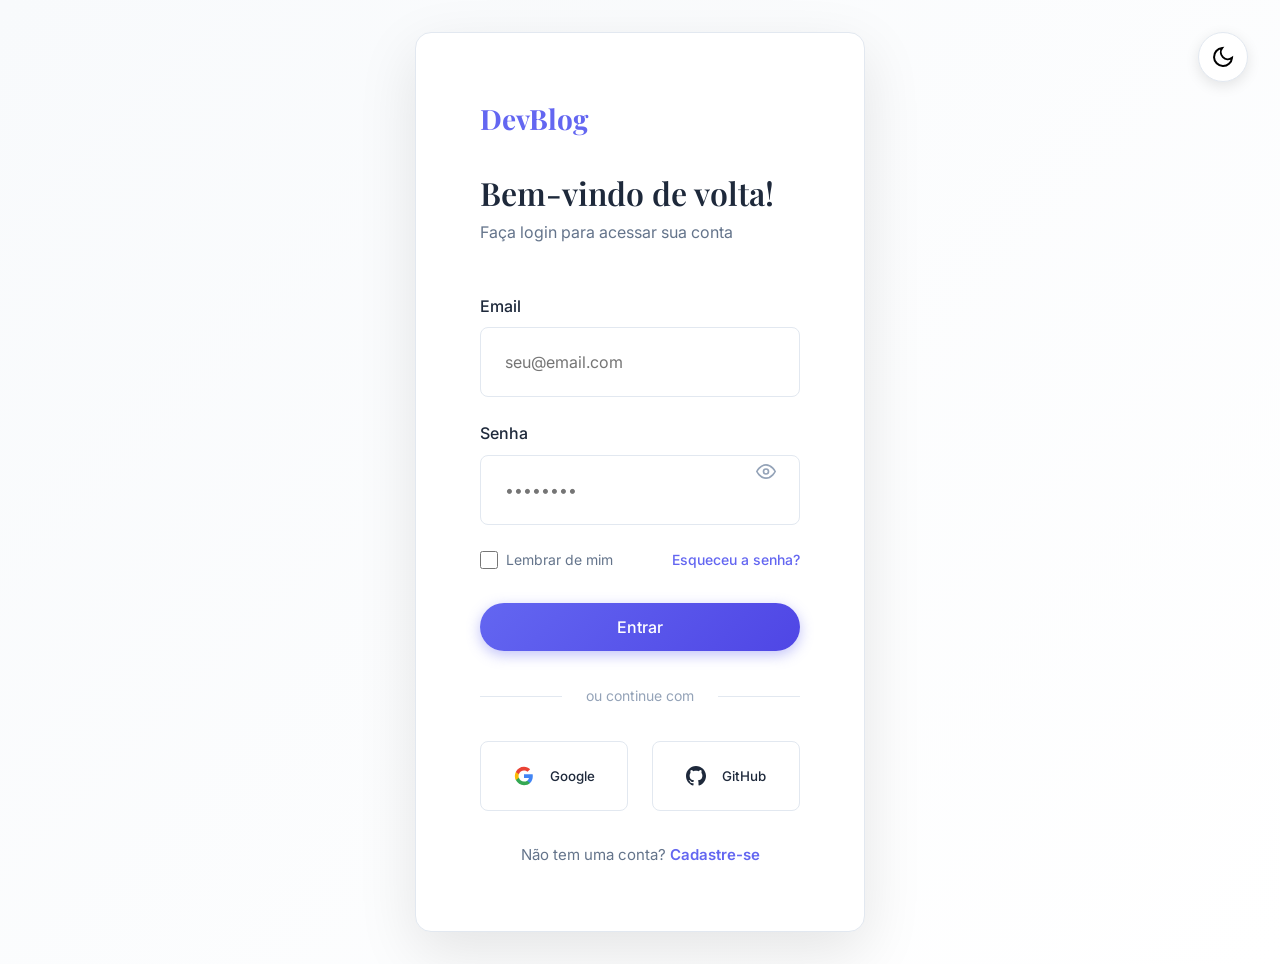
<file: blog-site/login.html>
<!DOCTYPE html>
<html lang="pt-BR">
<head>
    <meta charset="UTF-8">
    <meta name="viewport" content="width=device-width, initial-scale=1.0">
    <title>Login | DevBlog</title>
    <link rel="stylesheet" href="css/style.css">
    <link rel="preconnect" href="https://fonts.googleapis.com">
    <link rel="preconnect" href="https://fonts.gstatic.com" crossorigin>
    <link href="https://fonts.googleapis.com/css2?family=Inter:wght@300;400;500;600;700&family=Playfair+Display:wght@400;500;600;700&display=swap" rel="stylesheet">
</head>
<body class="login-page">
    <!-- Theme Toggle -->
    <button class="theme-toggle" id="themeToggle" aria-label="Toggle theme">
        <svg class="sun-icon" width="24" height="24" viewBox="0 0 24 24" fill="none" stroke="currentColor" stroke-width="2">
            <circle cx="12" cy="12" r="5"/>
            <path d="M12 1v2M12 21v2M4.22 4.22l1.42 1.42M18.36 18.36l1.42 1.42M1 12h2M21 12h2M4.22 19.78l1.42-1.42M18.36 5.64l1.42-1.42"/>
        </svg>
        <svg class="moon-icon" width="24" height="24" viewBox="0 0 24 24" fill="none" stroke="currentColor" stroke-width="2">
            <path d="M21 12.79A9 9 0 1 1 11.21 3 7 7 0 0 0 21 12.79z"/>
        </svg>
    </button>

    <!-- Login Container -->
    <div class="login-container">
        <div class="login-card">
            <div class="login-header">
                <a href="index.html" class="logo login-logo">
                    <span class="logo-text">DevBlog</span>
                </a>
                <h1 class="login-title">Bem-vindo de volta!</h1>
                <p class="login-subtitle">Faça login para acessar sua conta</p>
            </div>

            <form class="login-form" id="loginForm">
                <div class="form-group">
                    <label for="email">Email</label>
                    <input type="email" id="email" name="email" required placeholder="seu@email.com">
                </div>

                <div class="form-group">
                    <label for="password">Senha</label>
                    <input type="password" id="password" name="password" required placeholder="••••••••">
                    <button type="button" class="toggle-password" id="togglePassword" aria-label="Toggle password visibility">
                        <svg width="20" height="20" viewBox="0 0 24 24" fill="none" stroke="currentColor" stroke-width="2">
                            <path d="M1 12s4-8 11-8 11 8 11 8-4 8-11 8-11-8-11-8z"/>
                            <circle cx="12" cy="12" r="3"/>
                        </svg>
                    </button>
                </div>

                <div class="form-options">
                    <label class="checkbox-label">
                        <input type="checkbox" id="remember" name="remember">
                        <span>Lembrar de mim</span>
                    </label>
                    <a href="#" class="forgot-password">Esqueceu a senha?</a>
                </div>

                <button type="submit" class="btn btn-primary btn-full login-btn">
                    <span class="btn-text">Entrar</span>
                    <span class="btn-loader" style="display: none;">
                        <span class="spinner"></span>
                    </span>
                </button>
            </form>

            <div class="login-divider">
                <span>ou continue com</span>
            </div>

            <div class="social-login">
                <button class="social-btn google" type="button" aria-label="Login with Google">
                    <svg width="20" height="20" viewBox="0 0 24 24">
                        <path fill="#4285F4" d="M22.56 12.25c0-.78-.07-1.53-.2-2.25H12v4.26h5.92c-.26 1.37-1.04 2.53-2.21 3.31v2.77h3.57c2.08-1.92 3.28-4.74 3.28-8.09z"/>
                        <path fill="#34A853" d="M12 23c2.97 0 5.46-.98 7.28-2.66l-3.57-2.77c-.98.66-2.23 1.06-3.71 1.06-2.86 0-5.29-1.93-6.16-4.53H2.18v2.84C3.99 20.53 7.7 23 12 23z"/>
                        <path fill="#FBBC05" d="M5.84 14.09c-.22-.66-.35-1.36-.35-2.09s.13-1.43.35-2.09V7.07H2.18C1.43 8.55 1 10.22 1 12s.43 3.45 1.18 4.93l2.85-2.22.81-.62z"/>
                        <path fill="#EA4335" d="M12 5.38c1.62 0 3.06.56 4.21 1.64l3.15-3.15C17.45 2.09 14.97 1 12 1 7.7 1 3.99 3.47 2.18 7.07l3.66 2.84c.87-2.6 3.3-4.53 6.16-4.53z"/>
                    </svg>
                    Google
                </button>
                <button class="social-btn github" type="button" aria-label="Login with GitHub">
                    <svg width="20" height="20" viewBox="0 0 24 24" fill="currentColor">
                        <path d="M12 0c-6.626 0-12 5.373-12 12 0 5.302 3.438 9.8 8.207 11.387.599.111.793-.261.793-.577v-2.234c-3.338.726-4.033-1.416-4.033-1.416-.546-1.387-1.333-1.756-1.333-1.756-1.089-.745.083-.729.083-.729 1.205.084 1.839 1.237 1.839 1.237 1.07 1.834 2.807 1.304 3.492.997.107-.775.418-1.305.762-1.604-2.665-.305-5.467-1.334-5.467-5.931 0-1.311.469-2.381 1.236-3.221-.240-.601-.540-1.524.118-3.176 0 0 1.008-.322 3.301 1.23.957-.266 1.983-.399 3.003-.404 1.02.005 2.047.138 3.006.404 2.291-1.552 3.297-1.23 3.297-1.23.659 1.653.358 2.575.119 3.176.77.84 1.235 1.911 1.235 3.221 0 4.609-2.807 5.624-5.479 5.921.43.372.823 1.102.823 2.222v3.293c0 .319.192.694.801.576 4.765-1.589 8.199-6.086 8.199-11.386 0-6.627-5.373-12-12-12z"/>
                    </svg>
                    GitHub
                </button>
            </div>

            <p class="login-footer">
                Não tem uma conta? <a href="#" class="signup-link">Cadastre-se</a>
            </p>
        </div>

        <!-- Success Message -->
        <div class="login-success" id="loginSuccess" style="display: none;">
            <div class="success-icon">✓</div>
            <h2>Login realizado com sucesso!</h2>
            <p>Redirecionando para o dashboard...</p>
        </div>
    </div>

    <script src="js/main.js"></script>
    <script src="js/login.js"></script>
</body>
</html>
</file>
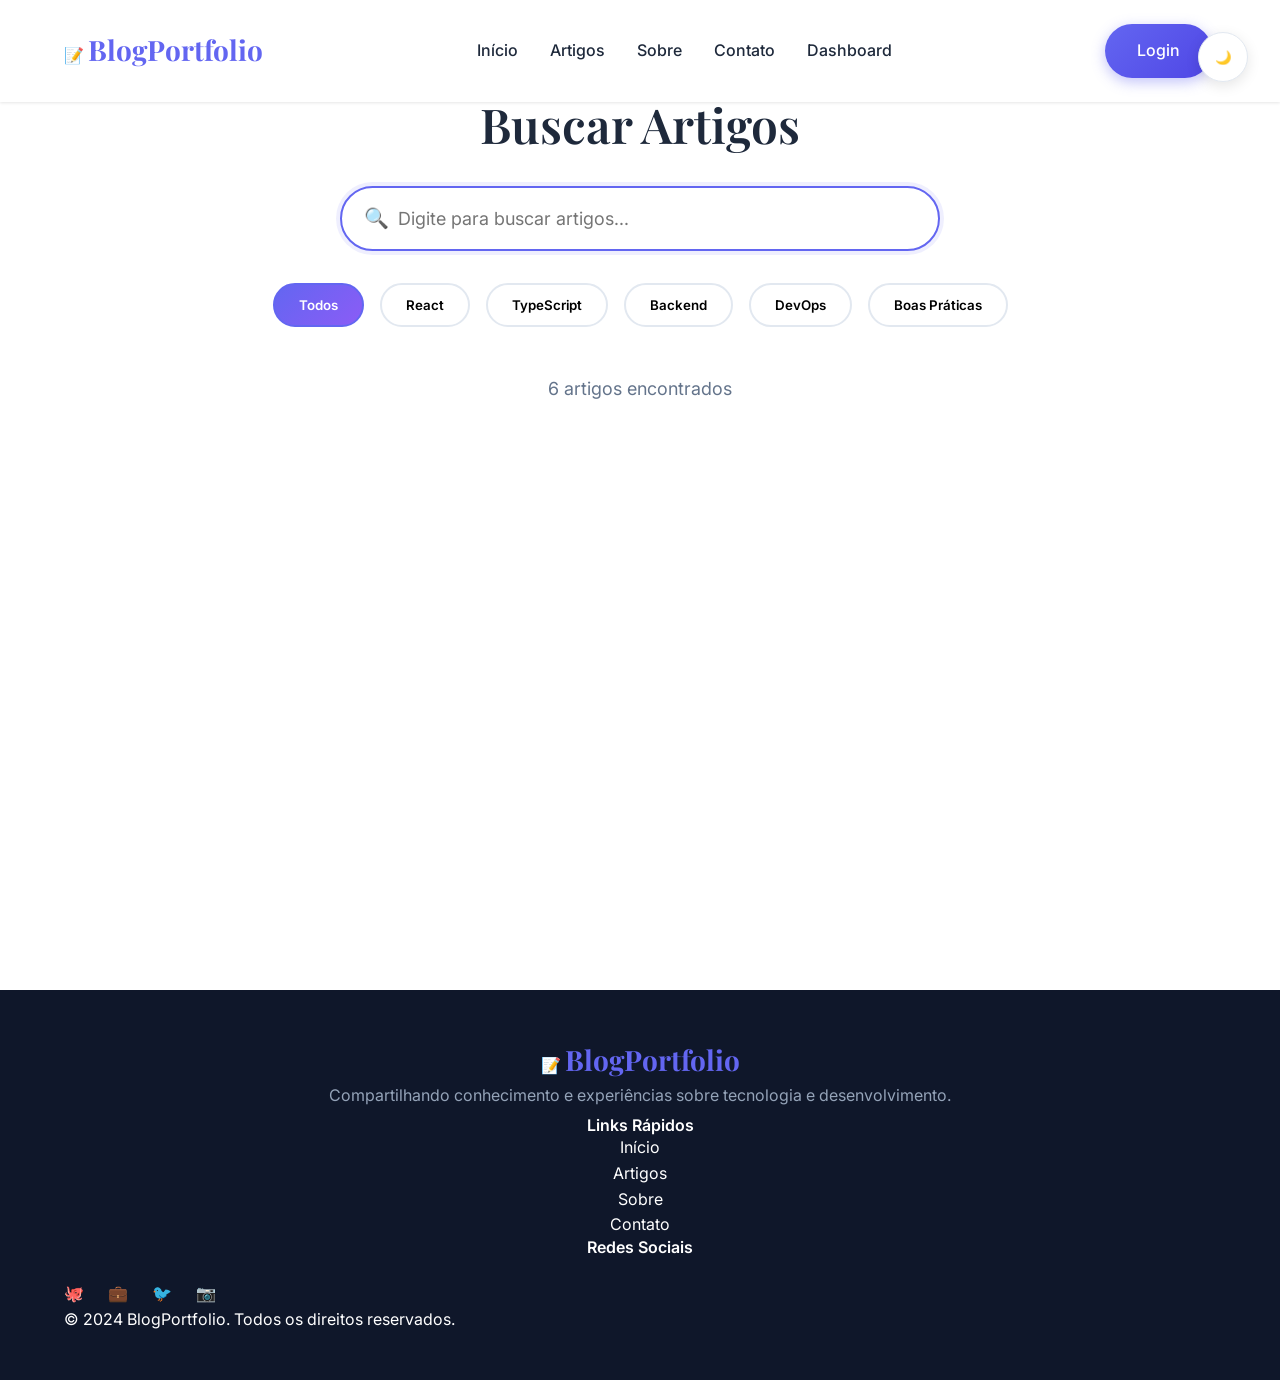
<file: blog-site/search.html>
<!DOCTYPE html>
<html lang="pt-BR">
<head>
    <meta charset="UTF-8">
    <meta name="viewport" content="width=device-width, initial-scale=1.0">
    <title>Busca | Blog Portfolio</title>
    <link rel="preconnect" href="https://fonts.googleapis.com">
    <link rel="preconnect" href="https://fonts.gstatic.com" crossorigin>
    <link href="https://fonts.googleapis.com/css2?family=Inter:wght@300;400;500;600;700&family=Playfair+Display:wght@600;700&display=swap" rel="stylesheet">
    <link rel="stylesheet" href="css/style.css">
    <style>
        .search-page {
            min-height: 100vh;
            padding: 6rem 2rem 4rem;
        }

        .search-header {
            max-width: 800px;
            margin: 0 auto 3rem;
            text-align: center;
        }

        .search-title {
            font-family: 'Playfair Display', serif;
            font-size: clamp(2rem, 4vw, 3rem);
            margin-bottom: 2rem;
            color: #1e293b;
        }

        .dark-mode .search-title {
            color: #f1f5f9;
        }

        .search-box-container {
            position: relative;
            max-width: 600px;
            margin: 0 auto;
        }

        .search-input {
            width: 100%;
            padding: 1.25rem 1.5rem 1.25rem 3.5rem;
            border: 2px solid #e2e8f0;
            border-radius: 50px;
            font-size: 1.125rem;
            font-family: inherit;
            transition: all 0.3s ease;
        }

        .dark-mode .search-input {
            background: #1e293b;
            border-color: #334155;
            color: #f1f5f9;
        }

        .search-input:focus {
            outline: none;
            border-color: #6366f1;
            box-shadow: 0 0 0 4px rgba(99, 102, 241, 0.1);
        }

        .search-icon {
            position: absolute;
            left: 1.5rem;
            top: 50%;
            transform: translateY(-50%);
            font-size: 1.25rem;
            color: #64748b;
        }

        .search-filters {
            display: flex;
            justify-content: center;
            gap: 1rem;
            margin: 2rem 0;
            flex-wrap: wrap;
        }

        .filter-btn {
            padding: 0.75rem 1.5rem;
            border: 2px solid #e2e8f0;
            border-radius: 50px;
            background: white;
            font-weight: 600;
            cursor: pointer;
            transition: all 0.3s ease;
        }

        .dark-mode .filter-btn {
            background: #1e293b;
            border-color: #334155;
            color: #f1f5f9;
        }

        .filter-btn:hover, .filter-btn.active {
            border-color: #6366f1;
            background: linear-gradient(135deg, #6366f1, #8b5cf6);
            color: white;
        }

        .search-results {
            max-width: 1200px;
            margin: 0 auto;
        }

        .results-count {
            text-align: center;
            color: #64748b;
            margin-bottom: 2rem;
            font-size: 1.125rem;
        }

        .dark-mode .results-count {
            color: #94a3b8;
        }

        .no-results {
            text-align: center;
            padding: 4rem 2rem;
            color: #64748b;
        }

        .dark-mode .no-results {
            color: #94a3b8;
        }

        .no-results-icon {
            font-size: 4rem;
            margin-bottom: 1rem;
        }

        .back-home {
            display: inline-flex;
            align-items: center;
            gap: 0.5rem;
            color: #6366f1;
            text-decoration: none;
            font-weight: 600;
            margin-bottom: 2rem;
            transition: all 0.3s ease;
        }

        .back-home:hover {
            gap: 1rem;
        }
    </style>
</head>
<body>
    <header class="header">
        <nav class="nav container">
            <a href="index.html" class="nav-logo">
                <span class="logo-icon">📝</span>
                <span class="logo-text">BlogPortfolio</span>
            </a>
            
            <ul class="nav-menu" id="navMenu">
                <li class="nav-item"><a href="index.html#home" class="nav-link">Início</a></li>
                <li class="nav-item"><a href="index.html#articles" class="nav-link">Artigos</a></li>
                <li class="nav-item"><a href="index.html#about" class="nav-link">Sobre</a></li>
                <li class="nav-item"><a href="index.html#contact" class="nav-link">Contato</a></li>
                <li class="nav-item"><a href="dashboard.html" class="nav-link nav-cta">Dashboard</a></li>
            </ul>
            
            <div class="nav-actions">
                <button class="theme-toggle" id="themeToggle" aria-label="Alternar tema">
                    <span class="sun-icon">☀️</span>
                    <span class="moon-icon">🌙</span>
                </button>
                <a href="login.html" class="btn btn-primary" id="authBtn">Login</a>
                <button class="hamburger" id="hamburger" aria-label="Menu">
                    <span></span>
                    <span></span>
                    <span></span>
                </button>
            </div>
        </nav>
    </header>

    <main class="search-page">
        <div class="search-header">
            <h1 class="search-title">Buscar Artigos</h1>
            <div class="search-box-container">
                <span class="search-icon">🔍</span>
                <input type="text" class="search-input" id="searchInput" placeholder="Digite para buscar artigos..." autofocus>
            </div>
            
            <div class="search-filters" id="searchFilters">
                <button class="filter-btn active" data-filter="all">Todos</button>
                <button class="filter-btn" data-filter="React">React</button>
                <button class="filter-btn" data-filter="TypeScript">TypeScript</button>
                <button class="filter-btn" data-filter="Backend">Backend</button>
                <button class="filter-btn" data-filter="DevOps">DevOps</button>
                <button class="filter-btn" data-filter="Boas Práticas">Boas Práticas</button>
            </div>
        </div>

        <div class="search-results">
            <p class="results-count" id="resultsCount"></p>
            <div class="articles-grid" id="searchResults"></div>
        </div>
    </main>

    <footer class="footer">
        <div class="container">
            <div class="footer-content">
                <div class="footer-brand">
                    <a href="index.html" class="nav-logo">
                        <span class="logo-icon">📝</span>
                        <span class="logo-text">BlogPortfolio</span>
                    </a>
                    <p>Compartilhando conhecimento e experiências sobre tecnologia e desenvolvimento.</p>
                </div>
                <div class="footer-links">
                    <h4>Links Rápidos</h4>
                    <ul>
                        <li><a href="index.html#home">Início</a></li>
                        <li><a href="index.html#articles">Artigos</a></li>
                        <li><a href="index.html#about">Sobre</a></li>
                        <li><a href="index.html#contact">Contato</a></li>
                    </ul>
                </div>
                <div class="footer-social">
                    <h4>Redes Sociais</h4>
                    <div class="social-links">
                        <a href="#" aria-label="GitHub">🐙</a>
                        <a href="#" aria-label="LinkedIn">💼</a>
                        <a href="#" aria-label="Twitter">🐦</a>
                        <a href="#" aria-label="Instagram">📷</a>
                    </div>
                </div>
            </div>
            <div class="footer-bottom">
                <p>&copy; 2024 BlogPortfolio. Todos os direitos reservados.</p>
            </div>
        </div>
    </footer>

    <script src="js/main.js"></script>
    <script>
        let currentFilter = 'all';
        let searchQuery = '';

        function performSearch() {
            const resultsContainer = document.getElementById('searchResults');
            const countElement = document.getElementById('resultsCount');
            
            let filtered = articles;
            
            // Filtrar por categoria
            if (currentFilter !== 'all') {
                filtered = filtered.filter(a => a.category === currentFilter);
            }
            
            // Filtrar por texto
            if (searchQuery.trim()) {
                const query = searchQuery.toLowerCase().trim();
                filtered = filtered.filter(a => 
                    a.title.toLowerCase().includes(query) ||
                    a.excerpt.toLowerCase().includes(query) ||
                    a.category.toLowerCase().includes(query)
                );
            }
            
            countElement.textContent = `${filtered.length} artigo${filtered.length !== 1 ? 's' : ''} encontrado${filtered.length !== 1 ? 's' : ''}`;
            
            if (filtered.length === 0) {
                resultsContainer.innerHTML = `
                    <div class="no-results">
                        <div class="no-results-icon">🔍</div>
                        <h3>Nenhum artigo encontrado</h3>
                        <p>Tente buscar com outros termos ou mude o filtro de categoria.</p>
                    </div>
                `;
                return;
            }
            
            resultsContainer.innerHTML = filtered.map(article => `
                <a href="pages/article.html?id=${article.id}" class="article-card" style="text-decoration: none; color: inherit;">
                    <div class="article-card-image" style="background: ${article.color};">
                        <span style="font-size: 3rem;">${article.emoji}</span>
                    </div>
                    <div class="article-card-content">
                        <span class="article-card-category">${article.category}</span>
                        <h3 class="article-card-title">${highlightMatch(article.title)}</h3>
                        <p class="article-card-excerpt">${highlightMatch(article.excerpt)}</p>
                        <div class="article-card-meta">
                            <span>📅 ${formatDate(article.date)}</span>
                            <span>⏱️ ${article.readTime}</span>
                        </div>
                    </div>
                </a>
            `).join('');
        }

        function highlightMatch(text) {
            if (!searchQuery.trim()) return text;
            const regex = new RegExp(`(${searchQuery})`, 'gi');
            return text.replace(regex, '<mark style="background: #fef08a; padding: 0 2px;">$1</mark>');
        }

        // Event listeners
        document.addEventListener('DOMContentLoaded', () => {
            const searchInput = document.getElementById('searchInput');
            const filterBtns = document.querySelectorAll('.filter-btn');
            
            searchInput.addEventListener('input', (e) => {
                searchQuery = e.target.value;
                performSearch();
            });
            
            filterBtns.forEach(btn => {
                btn.addEventListener('click', () => {
                    filterBtns.forEach(b => b.classList.remove('active'));
                    btn.classList.add('active');
                    currentFilter = btn.dataset.filter;
                    performSearch();
                });
            });
            
            // Busca inicial
            performSearch();
        });
    </script>
</body>
</html>
</file>
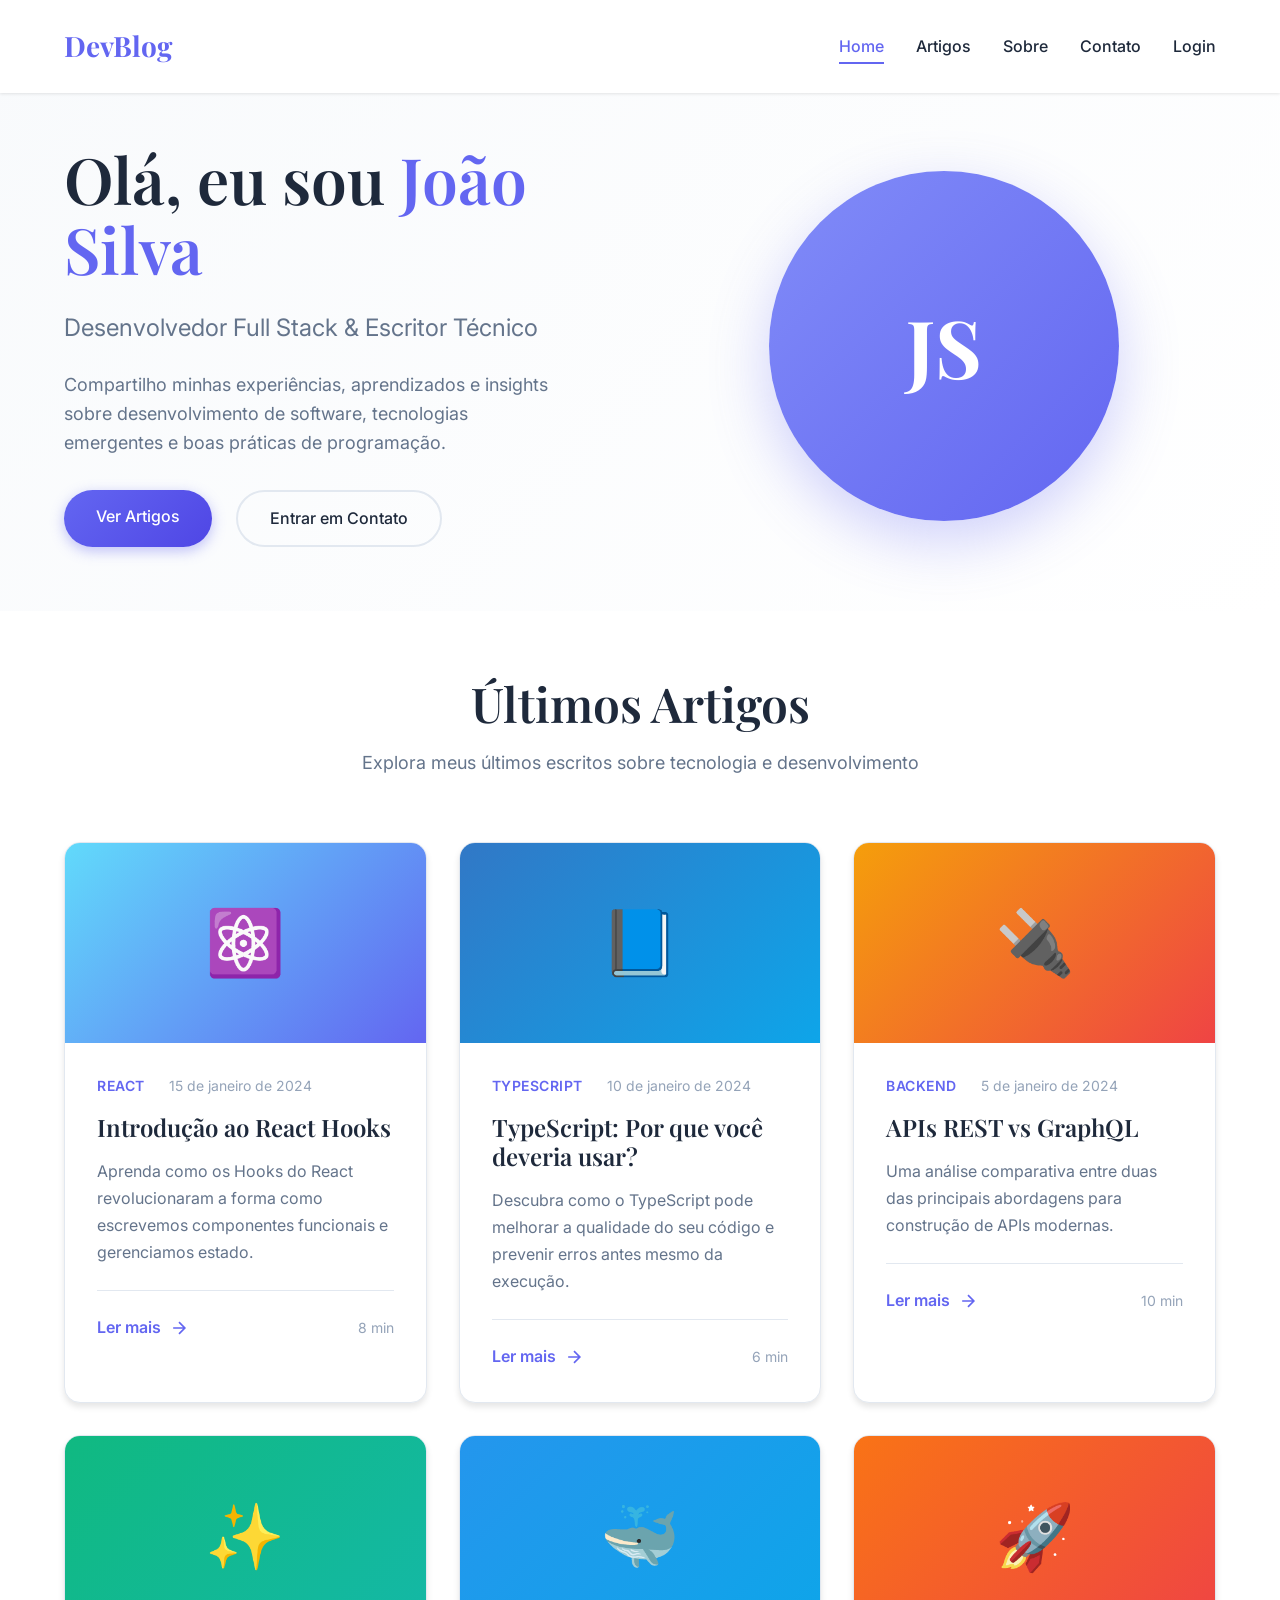
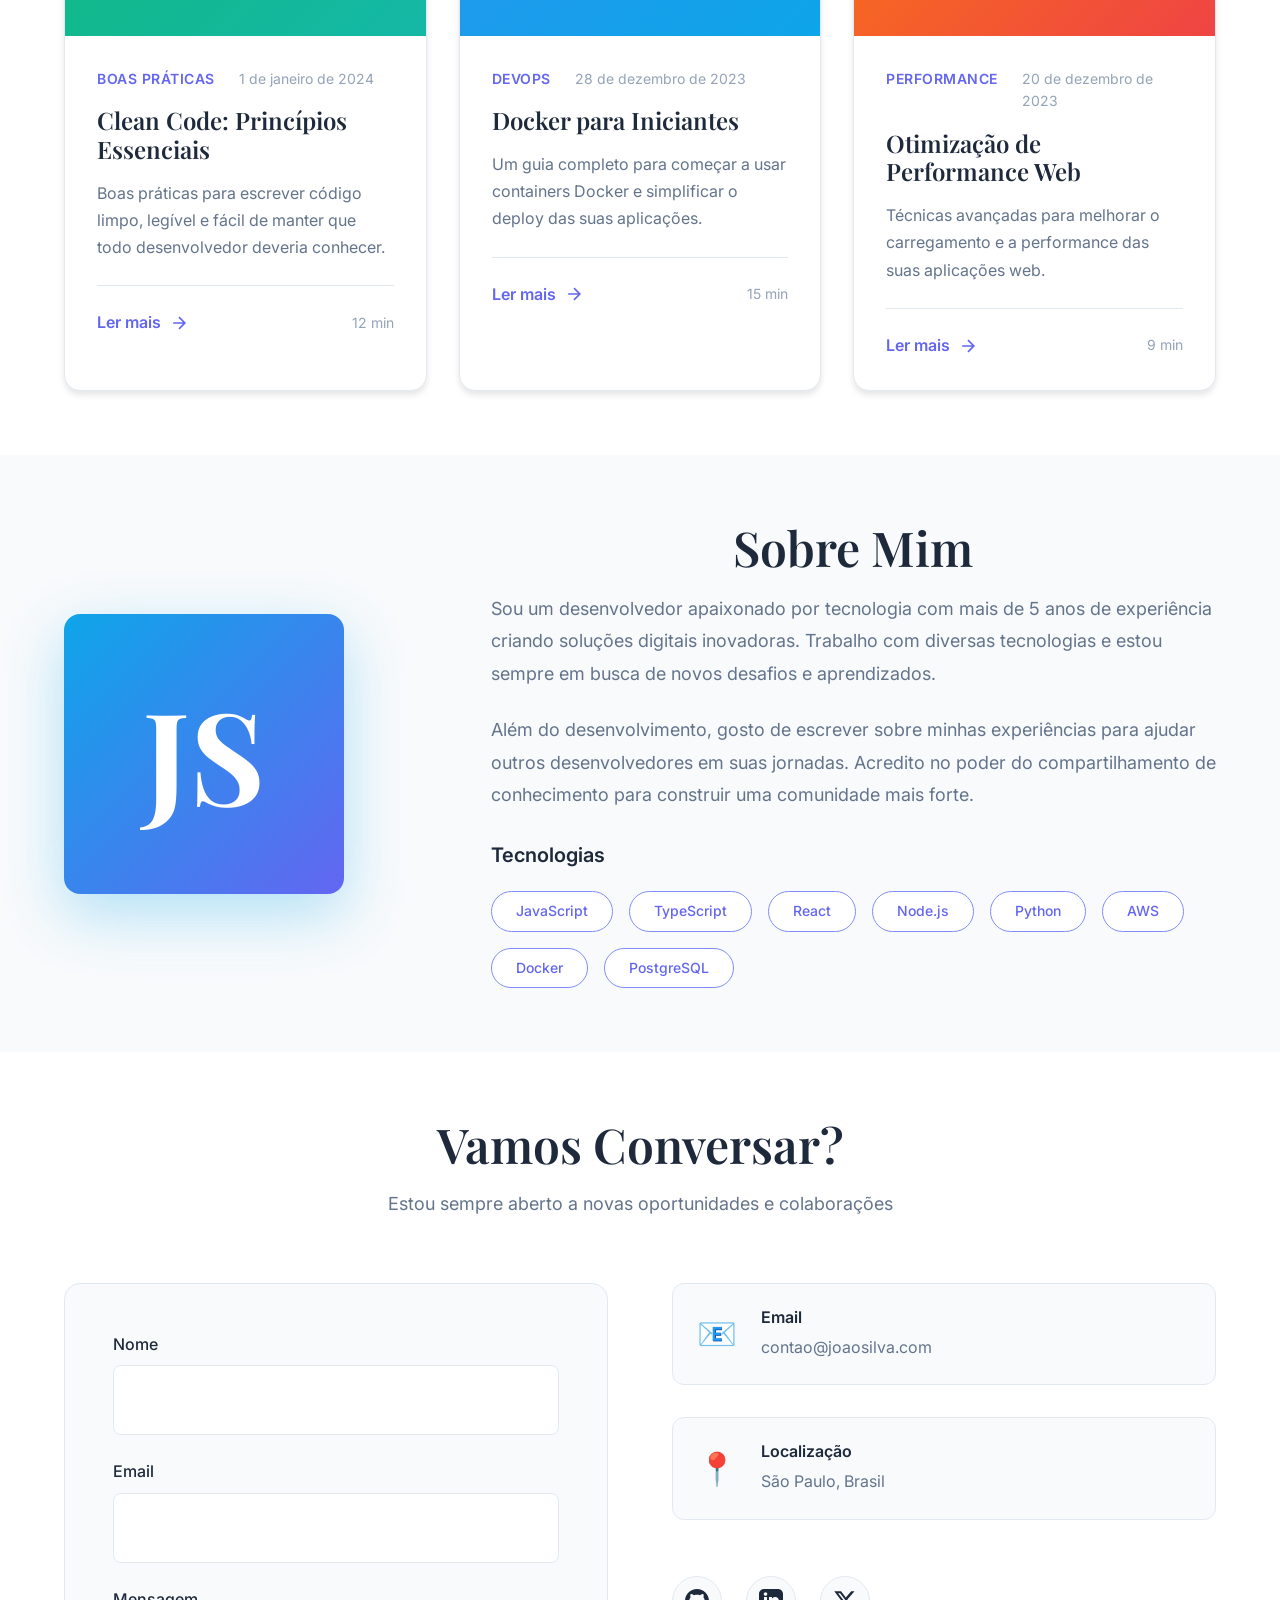
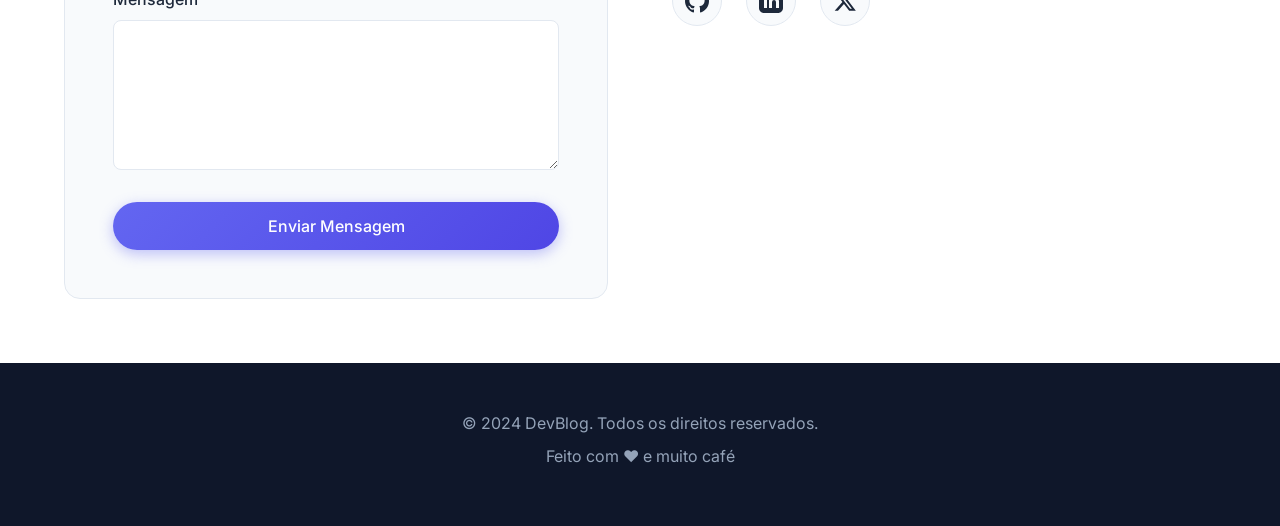
<file: blog-site/pages/article.html>
<!DOCTYPE html>
<html lang="pt-BR">
<head>
    <meta charset="UTF-8">
    <meta name="viewport" content="width=device-width, initial-scale=1.0">
    <meta name="description" content="Leia artigos sobre tecnologia, programação e desenvolvimento">
    <meta name="keywords" content="blog, tecnologia, programação, desenvolvimento, tutoriais">
    <meta name="author" content="Seu Nome">
    <meta property="og:title" content="Artigo - Blog Portfolio">
    <meta property="og:description" content="Leia artigos sobre tecnologia e programação">
    <meta property="og:type" content="article">
    <title>Artigo | Blog Portfolio</title>
    <link rel="preconnect" href="https://fonts.googleapis.com">
    <link rel="preconnect" href="https://fonts.gstatic.com" crossorigin>
    <link href="https://fonts.googleapis.com/css2?family=Inter:wght@300;400;500;600;700&family=Playfair+Display:wght@600;700&display=swap" rel="stylesheet">
    <link rel="stylesheet" href="../css/style.css">
    <link rel="manifest" href="../manifest.json">
    <meta name="theme-color" content="#6366f1">
    <style>
        .article-container {
            max-width: 800px;
            margin: 0 auto;
            padding: 2rem;
        }

        .article-header {
            text-align: center;
            margin-bottom: 3rem;
            padding: 3rem 0;
        }

        .article-category {
            display: inline-block;
            background: linear-gradient(135deg, #6366f1, #8b5cf6);
            color: white;
            padding: 0.5rem 1.5rem;
            border-radius: 50px;
            font-size: 0.875rem;
            font-weight: 600;
            margin-bottom: 1.5rem;
            text-transform: uppercase;
            letter-spacing: 1px;
        }

        .article-title {
            font-family: 'Playfair Display', serif;
            font-size: clamp(2rem, 5vw, 3.5rem);
            font-weight: 700;
            line-height: 1.2;
            margin-bottom: 1.5rem;
            color: #1e293b;
        }

        .dark-mode .article-title {
            color: #f1f5f9;
        }

        .article-meta {
            display: flex;
            justify-content: center;
            gap: 2rem;
            color: #64748b;
            font-size: 0.95rem;
        }

        .dark-mode .article-meta {
            color: #94a3b8;
        }

        .article-meta span {
            display: flex;
            align-items: center;
            gap: 0.5rem;
        }

        .article-featured-image {
            width: 100%;
            height: 400px;
            object-fit: cover;
            border-radius: 20px;
            margin-bottom: 3rem;
            box-shadow: 0 20px 60px rgba(0, 0, 0, 0.1);
        }

        .article-content {
            font-size: 1.125rem;
            line-height: 1.8;
            color: #334155;
        }

        .dark-mode .article-content {
            color: #cbd5e1;
        }

        .article-content h2 {
            font-family: 'Playfair Display', serif;
            font-size: 2rem;
            margin: 2.5rem 0 1rem;
            color: #1e293b;
        }

        .dark-mode .article-content h2 {
            color: #f1f5f9;
        }

        .article-content p {
            margin-bottom: 1.5rem;
        }

        .article-content ul, .article-content ol {
            margin: 1.5rem 0;
            padding-left: 2rem;
        }

        .article-content li {
            margin-bottom: 0.75rem;
        }

        .article-content blockquote {
            border-left: 4px solid #6366f1;
            padding: 1.5rem 2rem;
            margin: 2rem 0;
            background: linear-gradient(135deg, rgba(99, 102, 241, 0.1), rgba(139, 92, 246, 0.1));
            border-radius: 0 10px 10px 0;
            font-style: italic;
            color: #475569;
        }

        .dark-mode .article-content blockquote {
            color: #94a3b8;
        }

        .article-content code {
            background: #1e293b;
            color: #e2e8f0;
            padding: 0.2rem 0.5rem;
            border-radius: 5px;
            font-family: 'Fira Code', monospace;
            font-size: 0.9em;
        }

        .article-content pre {
            background: #1e293b;
            color: #e2e8f0;
            padding: 1.5rem;
            border-radius: 10px;
            overflow-x: auto;
            margin: 2rem 0;
        }

        .article-content pre code {
            background: none;
            padding: 0;
        }

        .article-actions {
            display: flex;
            justify-content: space-between;
            align-items: center;
            padding: 2rem 0;
            border-top: 1px solid #e2e8f0;
            border-bottom: 1px solid #e2e8f0;
            margin: 3rem 0;
        }

        .dark-mode .article-actions {
            border-color: #334155;
        }

        .article-share {
            display: flex;
            gap: 1rem;
        }

        .share-btn {
            width: 45px;
            height: 45px;
            border-radius: 50%;
            border: none;
            cursor: pointer;
            display: flex;
            align-items: center;
            justify-content: center;
            font-size: 1.25rem;
            transition: all 0.3s ease;
            background: #f1f5f9;
        }

        .dark-mode .share-btn {
            background: #334155;
        }

        .share-btn:hover {
            transform: translateY(-3px);
            box-shadow: 0 10px 20px rgba(0, 0, 0, 0.1);
        }

        .share-btn.twitter:hover { background: #1da1f2; color: white; }
        .share-btn.linkedin:hover { background: #0a66c2; color: white; }
        .share-btn.facebook:hover { background: #1877f2; color: white; }
        .share-btn.whatsapp:hover { background: #25d366; color: white; }

        .bookmark-btn {
            display: flex;
            align-items: center;
            gap: 0.5rem;
            padding: 0.75rem 1.5rem;
            background: linear-gradient(135deg, #6366f1, #8b5cf6);
            color: white;
            border: none;
            border-radius: 50px;
            font-weight: 600;
            cursor: pointer;
            transition: all 0.3s ease;
        }

        .bookmark-btn:hover {
            transform: translateY(-2px);
            box-shadow: 0 10px 30px rgba(99, 102, 241, 0.4);
        }

        .bookmark-btn.active {
            background: linear-gradient(135deg, #f59e0b, #ef4444);
        }

        .reading-progress {
            position: fixed;
            top: 0;
            left: 0;
            width: 0%;
            height: 4px;
            background: linear-gradient(135deg, #6366f1, #8b5cf6);
            z-index: 1001;
            transition: width 0.1s ease;
        }

        .comments-section {
            margin-top: 4rem;
        }

        .comments-title {
            font-family: 'Playfair Display', serif;
            font-size: 2rem;
            margin-bottom: 2rem;
            color: #1e293b;
        }

        .dark-mode .comments-title {
            color: #f1f5f9;
        }

        .comment-form {
            background: #f8fafc;
            padding: 2rem;
            border-radius: 15px;
            margin-bottom: 2rem;
        }

        .dark-mode .comment-form {
            background: #1e293b;
        }

        .comment-form textarea {
            width: 100%;
            min-height: 120px;
            padding: 1rem;
            border: 2px solid #e2e8f0;
            border-radius: 10px;
            font-family: inherit;
            font-size: 1rem;
            resize: vertical;
            transition: border-color 0.3s ease;
        }

        .dark-mode .comment-form textarea {
            background: #334155;
            border-color: #475569;
            color: #f1f5f9;
        }

        .comment-form textarea:focus {
            outline: none;
            border-color: #6366f1;
        }

        .submit-comment {
            margin-top: 1rem;
            padding: 0.75rem 2rem;
            background: linear-gradient(135deg, #6366f1, #8b5cf6);
            color: white;
            border: none;
            border-radius: 50px;
            font-weight: 600;
            cursor: pointer;
            transition: all 0.3s ease;
        }

        .submit-comment:hover {
            transform: translateY(-2px);
            box-shadow: 0 10px 30px rgba(99, 102, 241, 0.4);
        }

        .comment {
            display: flex;
            gap: 1.5rem;
            padding: 1.5rem 0;
            border-bottom: 1px solid #e2e8f0;
        }

        .dark-mode .comment {
            border-color: #334155;
        }

        .comment-avatar {
            width: 50px;
            height: 50px;
            border-radius: 50%;
            background: linear-gradient(135deg, #6366f1, #8b5cf6);
            display: flex;
            align-items: center;
            justify-content: center;
            color: white;
            font-weight: 700;
            font-size: 1.25rem;
            flex-shrink: 0;
        }

        .comment-content {
            flex: 1;
        }

        .comment-author {
            font-weight: 600;
            color: #1e293b;
            margin-bottom: 0.5rem;
        }

        .dark-mode .comment-author {
            color: #f1f5f9;
        }

        .comment-date {
            font-size: 0.875rem;
            color: #64748b;
            margin-bottom: 0.75rem;
        }

        .dark-mode .comment-date {
            color: #94a3b8;
        }

        .comment-text {
            color: #334155;
            line-height: 1.6;
        }

        .dark-mode .comment-text {
            color: #cbd5e1;
        }

        .reactions {
            display: flex;
            gap: 0.75rem;
            margin-top: 2rem;
            flex-wrap: wrap;
        }

        .reaction-btn {
            display: flex;
            align-items: center;
            gap: 0.5rem;
            padding: 0.5rem 1rem;
            background: #f1f5f9;
            border: 2px solid transparent;
            border-radius: 50px;
            cursor: pointer;
            transition: all 0.3s ease;
            font-size: 1.25rem;
        }

        .dark-mode .reaction-btn {
            background: #334155;
        }

        .reaction-btn:hover {
            transform: translateY(-2px);
        }

        .reaction-btn.active {
            border-color: #6366f1;
            background: rgba(99, 102, 241, 0.1);
        }

        .reaction-count {
            font-size: 0.875rem;
            font-weight: 600;
            color: #64748b;
        }

        .dark-mode .reaction-count {
            color: #94a3b8;
        }

        .related-articles {
            margin-top: 4rem;
            padding-top: 3rem;
            border-top: 1px solid #e2e8f0;
        }

        .dark-mode .related-articles {
            border-color: #334155;
        }

        .related-title {
            font-family: 'Playfair Display', serif;
            font-size: 2rem;
            margin-bottom: 2rem;
            color: #1e293b;
        }

        .dark-mode .related-title {
            color: #f1f5f9;
        }

        .back-to-home {
            display: inline-flex;
            align-items: center;
            gap: 0.5rem;
            color: #6366f1;
            text-decoration: none;
            font-weight: 600;
            margin-bottom: 2rem;
            transition: all 0.3s ease;
        }

        .back-to-home:hover {
            gap: 1rem;
        }

        @media (max-width: 768px) {
            .article-container {
                padding: 1rem;
            }

            .article-featured-image {
                height: 250px;
            }

            .article-meta {
                flex-direction: column;
                gap: 0.5rem;
            }

            .article-actions {
                flex-direction: column;
                gap: 1rem;
            }
        }
    </style>
</head>
<body>
    <div class="reading-progress" id="readingProgress"></div>
    
    <header class="header">
        <nav class="nav container">
            <a href="../index.html" class="nav-logo">
                <span class="logo-icon">📝</span>
                <span class="logo-text">BlogPortfolio</span>
            </a>
            
            <ul class="nav-menu" id="navMenu">
                <li class="nav-item"><a href="../index.html#home" class="nav-link">Início</a></li>
                <li class="nav-item"><a href="../index.html#articles" class="nav-link">Artigos</a></li>
                <li class="nav-item"><a href="../index.html#about" class="nav-link">Sobre</a></li>
                <li class="nav-item"><a href="../index.html#contact" class="nav-link">Contato</a></li>
                <li class="nav-item"><a href="../bookmarks.html" class="nav-link">🔖 Salvos</a></li>
                <li class="nav-item"><a href="../dashboard.html" class="nav-link nav-cta">Dashboard</a></li>
            </ul>
            
            <div class="nav-actions">
                <button class="theme-toggle" id="themeToggle" aria-label="Alternar tema">
                    <span class="sun-icon">☀️</span>
                    <span class="moon-icon">🌙</span>
                </button>
                <a href="../login.html" class="btn btn-primary" id="authBtn">Login</a>
                <button class="hamburger" id="hamburger" aria-label="Menu">
                    <span></span>
                    <span></span>
                    <span></span>
                </button>
            </div>
        </nav>
    </header>

    <main class="article-container">
        <a href="../index.html" class="back-to-home">← Voltar ao início</a>
        
        <article>
            <header class="article-header">
                <span class="article-category" id="articleCategory">Tecnologia</span>
                <h1 class="article-title" id="articleTitle">Carregando artigo...</h1>
                <div class="article-meta">
                    <span><span id="articleAuthor">👤</span> <span id="authorName">Autor</span></span>
                    <span>📅 <span id="articleDate">Data</span></span>
                    <span>⏱️ <span id="articleReadTime">Tempo</span></span>
                </div>
            </header>

            <img src="" alt="Imagem do artigo" class="article-featured-image" id="articleImage">

            <div class="article-content" id="articleContent">
                <!-- Conteúdo será carregado dinamicamente -->
            </div>

            <div class="article-actions">
                <div class="article-share">
                    <span style="color: #64748b; margin-right: 0.5rem;">Compartilhar:</span>
                    <button class="share-btn twitter" onclick="shareArticle('twitter')" aria-label="Compartilhar no Twitter">🐦</button>
                    <button class="share-btn linkedin" onclick="shareArticle('linkedin')" aria-label="Compartilhar no LinkedIn">💼</button>
                    <button class="share-btn facebook" onclick="shareArticle('facebook')" aria-label="Compartilhar no Facebook">📘</button>
                    <button class="share-btn whatsapp" onclick="shareArticle('whatsapp')" aria-label="Compartilhar no WhatsApp">💬</button>
                </div>
                <button class="bookmark-btn" id="bookmarkBtn" onclick="toggleBookmark()">
                    <span>🔖</span>
                    <span>Salvar</span>
                </button>
            </div>

            <!-- Advanced Features Toolbar -->
            <div class="advanced-toolbar" style="display: flex; gap: 1rem; margin: 2rem 0; padding: 1.5rem; background: #f8fafc; border-radius: 15px; flex-wrap: wrap;">
                <button id="ttsBtn" aria-label="Ler artigo em voz alta">
                    <span>🔊</span>
                    <span class="tts-text">Ler em voz alta</span>
                </button>
                <button id="focusModeBtn" aria-label="Modo foco">
                    <span>🎯</span>
                    <span>Modo foco</span>
                </button>
                <button id="autoReadBtn" aria-label="Auto-leitura">
                    <span>📜</span>
                    <span>Auto-leitura</span>
                </button>
                <select id="autoReadSpeed" style="padding: 0.5rem 1rem; border-radius: 8px; border: 2px solid #e2e8f0; background: white; font-weight: 600;">
                    <option value="1">Velocidade: 1x</option>
                    <option value="2">Velocidade: 2x</option>
                    <option value="3">Velocidade: 3x</option>
                </select>
            </div>

            <div class="reactions">
                <button class="reaction-btn" data-reaction="like" onclick="addReaction('like')">
                    <span>👍</span>
                    <span class="reaction-count" id="likeCount">0</span>
                </button>
                <button class="reaction-btn" data-reaction="love" onclick="addReaction('love')">
                    <span>❤️</span>
                    <span class="reaction-count" id="loveCount">0</span>
                </button>
                <button class="reaction-btn" data-reaction="celebrate" onclick="addReaction('celebrate')">
                    <span>🎉</span>
                    <span class="reaction-count" id="celebrateCount">0</span>
                </button>
                <button class="reaction-btn" data-reaction="insightful" onclick="addReaction('insightful')">
                    <span>💡</span>
                    <span class="reaction-count" id="insightfulCount">0</span>
                </button>
            </div>

            <section class="comments-section">
                <h2 class="comments-title">Comentários (<span id="commentCount">0</span>)</h2>
                
                <div class="comment-form">
                    <textarea id="commentText" placeholder="Escreva seu comentário aqui..."></textarea>
                    <button class="submit-comment" onclick="submitComment()">Publicar Comentário</button>
                </div>

                <div id="commentsList">
                    <!-- Comentários serão carregados aqui -->
                </div>
            </section>

            <section class="related-articles">
                <h2 class="related-title">Artigos Relacionados</h2>
                <div class="articles-grid" id="relatedArticles">
                    <!-- Artigos relacionados serão carregados aqui -->
                </div>
            </section>
        </article>
    </main>

    <footer class="footer">
        <div class="container">
            <div class="footer-content">
                <div class="footer-brand">
                    <a href="../index.html" class="nav-logo">
                        <span class="logo-icon">📝</span>
                        <span class="logo-text">BlogPortfolio</span>
                    </a>
                    <p>Compartilhando conhecimento e experiências sobre tecnologia e desenvolvimento.</p>
                </div>
                <div class="footer-links">
                    <h4>Links Rápidos</h4>
                    <ul>
                        <li><a href="../index.html#home">Início</a></li>
                        <li><a href="../index.html#articles">Artigos</a></li>
                        <li><a href="../index.html#about">Sobre</a></li>
                        <li><a href="../index.html#contact">Contato</a></li>
                    </ul>
                </div>
                <div class="footer-social">
                    <h4>Redes Sociais</h4>
                    <div class="social-links">
                        <a href="#" aria-label="GitHub">🐙</a>
                        <a href="#" aria-label="LinkedIn">💼</a>
                        <a href="#" aria-label="Twitter">🐦</a>
                        <a href="#" aria-label="Instagram">📷</a>
                    </div>
                </div>
            </div>
            <div class="footer-bottom">
                <p>&copy; 2024 BlogPortfolio. Todos os direitos reservados.</p>
            </div>
        </div>
    </footer>

    <script src="../js/main.js"></script>
    <script>
        // ===================================
        // Article Page Functionality
        // ===================================
        
        let currentArticleId = null;
        let currentUserReactions = {};
        let isBookmarked = false;

        // Carregar artigo da URL
        function loadArticle() {
            const urlParams = new URLSearchParams(window.location.search);
            currentArticleId = urlParams.get('id');
            
            if (!currentArticleId) {
                window.location.href = '../index.html';
                return;
            }

            const article = articles.find(a => a.id == currentArticleId);
            
            if (!article) {
                window.location.href = '../index.html';
                return;
            }

            // Atualizar metadados da página
            document.title = `${article.title} | Blog Portfolio`;
            document.querySelector('meta[name="description"]').setAttribute('content', article.excerpt);
            
            // Preencher dados do artigo
            document.getElementById('articleCategory').textContent = article.category;
            document.getElementById('articleTitle').textContent = article.title;
            document.getElementById('articleDate').textContent = formatDate(article.date);
            document.getElementById('articleReadTime').textContent = article.readTime;
            document.getElementById('articleImage').src = `https://picsum.photos/seed/${article.id}/800/400`;
            
            // Gerar conteúdo dummy do artigo
            generateArticleContent(article);
            
            // Carregar reações e comentários
            loadReactions();
            loadComments();
            loadRelatedArticles(article);
            
            // Verificar bookmark
            checkBookmark();
        }

        function generateArticleContent(article) {
            const content = `
                <p>${article.excerpt}</p>
                
                <h2>Introdução</h2>
                <p>Lorem ipsum dolor sit amet, consectetur adipiscing elit. Sed do eiusmod tempor incididunt ut labore et dolore magna aliqua. Ut enim ad minim veniam, quis nostrud exercitation ullamco laboris nisi ut aliquip ex ea commodo consequat.</p>
                
                <h2>Desenvolvimento</h2>
                <p>Duis aute irure dolor in reprehenderit in voluptate velit esse cillum dolore eu fugiat nulla pariatur. Excepteur sint occaecat cupidatat non proident, sunt in culpa qui officia deserunt mollit anim id est laborum.</p>
                
                <blockquote>
                    "A melhor maneira de prever o futuro é criá-lo." - Peter Drucker
                </blockquote>
                
                <h3>Pontos Principais</h3>
                <ul>
                    <li>Primeiro ponto importante sobre o assunto</li>
                    <li>Segundo aspecto relevante a considerar</li>
                    <li>Terceiro elemento fundamental para compreensão</li>
                    <li>Quarto detalhe que não pode ser ignorado</li>
                </ul>
                
                <h2>Exemplo de Código</h2>
                <pre><code>// Exemplo de código relacionado ao artigo
function exemploFuncao(parametro) {
    console.log('Processando:', parametro);
    return resultado;
}</code></pre>
                
                <h2>Conclusão</h2>
                <p>Sed ut perspiciatis unde omnis iste natus error sit voluptatem accusantium doloremque laudantium, totam rem aperiam, eaque ipsa quae ab illo inventore veritatis et quasi architecto beatae vitae dicta sunt explicabo.</p>
            `;
            
            document.getElementById('articleContent').innerHTML = content;
        }

        // Barra de progresso de leitura
        function updateReadingProgress() {
            const article = document.querySelector('article');
            const windowHeight = window.innerHeight;
            const articleTop = article.offsetTop;
            const articleHeight = article.offsetHeight;
            const scrollTop = window.scrollY;
            
            const progress = ((scrollTop - articleTop + windowHeight) / articleHeight) * 100;
            const clampedProgress = Math.min(Math.max(progress, 0), 100);
            
            document.getElementById('readingProgress').style.width = `${clampedProgress}%`;
        }

        // Compartilhar artigo
        function shareArticle(platform) {
            const title = document.getElementById('articleTitle').textContent;
            const url = window.location.href;
            
            const urls = {
                twitter: `https://twitter.com/intent/tweet?text=${encodeURIComponent(title)}&url=${encodeURIComponent(url)}`,
                linkedin: `https://www.linkedin.com/sharing/share-offsite/?url=${encodeURIComponent(url)}`,
                facebook: `https://www.facebook.com/sharer/sharer.php?u=${encodeURIComponent(url)}`,
                whatsapp: `https://wa.me/?text=${encodeURIComponent(title + ' ' + url)}`
            };
            
            window.open(urls[platform], '_blank', 'width=600,height=400');
        }

        // Bookmark
        function toggleBookmark() {
            const bookmarks = JSON.parse(localStorage.getItem('bookmarks') || '[]');
            const btn = document.getElementById('bookmarkBtn');
            
            if (isBookmarked) {
                const index = bookmarks.indexOf(currentArticleId);
                if (index > -1) bookmarks.splice(index, 1);
                btn.classList.remove('active');
                btn.innerHTML = '<span>🔖</span><span>Salvar</span>';
                isBookmarked = false;
            } else {
                bookmarks.push(currentArticleId);
                btn.classList.add('active');
                btn.innerHTML = '<span>✅</span><span>Salvo</span>';
                isBookmarked = true;
            }
            
            localStorage.setItem('bookmarks', JSON.stringify(bookmarks));
        }

        function checkBookmark() {
            const bookmarks = JSON.parse(localStorage.getItem('bookmarks') || '[]');
            isBookmarked = bookmarks.includes(currentArticleId);
            const btn = document.getElementById('bookmarkBtn');
            
            if (isBookmarked) {
                btn.classList.add('active');
                btn.innerHTML = '<span>✅</span><span>Salvo</span>';
            }
        }

        // Reações
        function loadReactions() {
            const reactions = JSON.parse(localStorage.getItem(`reactions_${currentArticleId}`) || '{"like": 0, "love": 0, "celebrate": 0, "insightful": 0}');
            const userReactions = JSON.parse(localStorage.getItem(`user_reactions_${currentArticleId}`) || '{}');
            
            document.getElementById('likeCount').textContent = reactions.like;
            document.getElementById('loveCount').textContent = reactions.love;
            document.getElementById('celebrateCount').textContent = reactions.celebrate;
            document.getElementById('insightfulCount').textContent = reactions.insightful;
            
            currentUserReactions = userReactions;
            
            Object.keys(userReactions).forEach(reaction => {
                const btn = document.querySelector(`.reaction-btn[data-reaction="${reaction}"]`);
                if (btn) btn.classList.add('active');
            });
        }

        function addReaction(type) {
            const reactions = JSON.parse(localStorage.getItem(`reactions_${currentArticleId}`) || '{"like": 0, "love": 0, "celebrate": 0, "insightful": 0}');
            const userReactions = JSON.parse(localStorage.getItem(`user_reactions_${currentArticleId}`) || '{}');
            
            if (userReactions[type]) {
                reactions[type]--;
                delete userReactions[type];
                document.querySelector(`.reaction-btn[data-reaction="${type}"]`).classList.remove('active');
            } else {
                if (userReactions[Object.keys(userReactions)[0]]) {
                    const oldReaction = Object.keys(userReactions)[0];
                    reactions[oldReaction]--;
                    delete userReactions[oldReaction];
                    document.querySelector(`.reaction-btn[data-reaction="${oldReaction}"]`).classList.remove('active');
                }
                reactions[type]++;
                userReactions[type] = true;
                document.querySelector(`.reaction-btn[data-reaction="${type}"]`).classList.add('active');
            }
            
            localStorage.setItem(`reactions_${currentArticleId}`, JSON.stringify(reactions));
            localStorage.setItem(`user_reactions_${currentArticleId}`, JSON.stringify(userReactions));
            
            document.getElementById(`${type}Count`).textContent = reactions[type];
        }

        // Comentários
        function loadComments() {
            const comments = JSON.parse(localStorage.getItem(`comments_${currentArticleId}`) || '[]');
            const commentsList = document.getElementById('commentsList');
            
            document.getElementById('commentCount').textContent = comments.length;
            
            if (comments.length === 0) {
                commentsList.innerHTML = '<p style="text-align: center; color: #64748b; padding: 2rem;">Seja o primeiro a comentar!</p>';
                return;
            }
            
            commentsList.innerHTML = comments.map(comment => `
                <div class="comment">
                    <div class="comment-avatar">${comment.author.charAt(0).toUpperCase()}</div>
                    <div class="comment-content">
                        <div class="comment-author">${comment.author}</div>
                        <div class="comment-date">${formatDate(comment.date)}</div>
                        <div class="comment-text">${comment.text}</div>
                    </div>
                </div>
            `).join('');
        }

        function submitComment() {
            const text = document.getElementById('commentText').value.trim();
            
            if (!text) {
                alert('Por favor, escreva um comentário.');
                return;
            }
            
            const comments = JSON.parse(localStorage.getItem(`comments_${currentArticleId}`) || '[]');
            const newComment = {
                author: 'Visitante',
                text: text,
                date: new Date().toISOString()
            };
            
            comments.unshift(newComment);
            localStorage.setItem(`comments_${currentArticleId}`, JSON.stringify(comments));
            
            document.getElementById('commentText').value = '';
            loadComments();
        }

        // Artigos relacionados
        function loadRelatedArticles(currentArticle) {
            const related = articles
                .filter(a => a.id != currentArticleId && a.category === currentArticle.category)
                .slice(0, 3);
            
            const fallback = articles.filter(a => a.id != currentArticleId).slice(0, 3 - related.length);
            const finalRelated = [...related, ...fallback].slice(0, 3);
            
            const container = document.getElementById('relatedArticles');
            container.className = 'articles-grid';
            container.style.gridTemplateColumns = 'repeat(auto-fit, minmax(280px, 1fr))';
            
            container.innerHTML = finalRelated.map(article => `
                <a href="article.html?id=${article.id}" class="article-card" style="text-decoration: none; color: inherit;">
                    <div class="article-card-image" style="background: ${article.color};">
                        <span style="font-size: 3rem;">${article.emoji}</span>
                    </div>
                    <div class="article-card-content">
                        <span class="article-card-category">${article.category}</span>
                        <h3 class="article-card-title">${article.title}</h3>
                        <p class="article-card-excerpt">${article.excerpt}</p>
                        <div class="article-card-meta">
                            <span>📅 ${formatDate(article.date)}</span>
                            <span>⏱️ ${article.readTime}</span>
                        </div>
                    </div>
                </a>
            `).join('');
        }

        // Inicialização
        document.addEventListener('DOMContentLoaded', () => {
            loadArticle();
            window.addEventListener('scroll', updateReadingProgress);
        });
    </script>
    
    <!-- Advanced Features Script -->
    <script src="../js/advanced-features.js"></script>
</body>
</html>
</file>
<file: blog-site/css/style.css>
/* ===================================
   CSS Variables & Reset
=================================== */
:root {
    --color-primary: #6366f1;
    --color-primary-dark: #4f46e5;
    --color-primary-light: #818cf8;
    --color-secondary: #0ea5e9;
    --color-accent: #f59e0b;
    
    --color-bg: #ffffff;
    --color-bg-alt: #f8fafc;
    --color-bg-dark: #0f172a;
    
    --color-text: #1e293b;
    --color-text-light: #64748b;
    --color-text-muted: #94a3b8;
    
    --color-border: #e2e8f0;
    --color-shadow: rgba(0, 0, 0, 0.1);
    
    --font-primary: 'Inter', -apple-system, BlinkMacSystemFont, 'Segoe UI', sans-serif;
    --font-display: 'Playfair Display', Georgia, serif;
    
    --spacing-xs: 0.5rem;
    --spacing-sm: 1rem;
    --spacing-md: 1.5rem;
    --spacing-lg: 2rem;
    --spacing-xl: 3rem;
    --spacing-2xl: 4rem;
    
    --radius-sm: 0.375rem;
    --radius-md: 0.5rem;
    --radius-lg: 0.75rem;
    --radius-xl: 1rem;
    --radius-full: 9999px;
    
    --transition: all 0.3s ease;
}

* {
    margin: 0;
    padding: 0;
    box-sizing: border-box;
}

html {
    scroll-behavior: smooth;
}

body {
    font-family: var(--font-primary);
    color: var(--color-text);
    background-color: var(--color-bg);
    line-height: 1.6;
    overflow-x: hidden;
}

.container {
    max-width: 1200px;
    margin: 0 auto;
    padding: 0 var(--spacing-md);
}

img {
    max-width: 100%;
    height: auto;
    display: block;
}

a {
    text-decoration: none;
    color: inherit;
    transition: var(--transition);
}

ul {
    list-style: none;
}

button {
    font-family: inherit;
    cursor: pointer;
    border: none;
    background: none;
}

/* ===================================
   Typography
=================================== */
h1, h2, h3, h4, h5, h6 {
    font-weight: 600;
    line-height: 1.2;
}

.section-title {
    font-family: var(--font-display);
    font-size: clamp(2rem, 5vw, 3rem);
    color: var(--color-text);
    margin-bottom: var(--spacing-sm);
    text-align: center;
}

.section-subtitle {
    font-size: 1.125rem;
    color: var(--color-text-light);
    text-align: center;
    max-width: 600px;
    margin: 0 auto var(--spacing-2xl);
}

.highlight {
    color: var(--color-primary);
    position: relative;
}

/* ===================================
   Buttons
=================================== */
.btn {
    display: inline-block;
    padding: 0.875rem 2rem;
    border-radius: var(--radius-full);
    font-weight: 500;
    font-size: 1rem;
    transition: var(--transition);
    text-align: center;
}

.btn-primary {
    background: linear-gradient(135deg, var(--color-primary), var(--color-primary-dark));
    color: white;
    box-shadow: 0 4px 14px rgba(99, 102, 241, 0.4);
}

.btn-primary:hover {
    transform: translateY(-2px);
    box-shadow: 0 6px 20px rgba(99, 102, 241, 0.5);
}

.btn-secondary {
    background: transparent;
    color: var(--color-text);
    border: 2px solid var(--color-border);
}

.btn-secondary:hover {
    border-color: var(--color-primary);
    color: var(--color-primary);
}

.btn-full {
    width: 100%;
}

/* ===================================
   Header & Navigation
=================================== */
.header {
    position: fixed;
    top: 0;
    left: 0;
    width: 100%;
    background: rgba(255, 255, 255, 0.95);
    backdrop-filter: blur(10px);
    z-index: 1000;
    box-shadow: 0 1px 3px var(--color-shadow);
}

.nav {
    display: flex;
    justify-content: space-between;
    align-items: center;
    padding: var(--spacing-md) var(--spacing-md);
    max-width: 1200px;
    margin: 0 auto;
}

.logo-text {
    font-family: var(--font-display);
    font-size: 1.75rem;
    font-weight: 700;
    color: var(--color-primary);
}

.nav-menu {
    display: flex;
    gap: var(--spacing-lg);
}

.nav-link {
    font-weight: 500;
    color: var(--color-text);
    position: relative;
    padding: var(--spacing-xs) 0;
}

.nav-link::after {
    content: '';
    position: absolute;
    bottom: 0;
    left: 0;
    width: 0;
    height: 2px;
    background: var(--color-primary);
    transition: var(--transition);
}

.nav-link:hover::after,
.nav-link.active::after {
    width: 100%;
}

.nav-link:hover,
.nav-link.active {
    color: var(--color-primary);
}

.nav-toggle {
    display: none;
    flex-direction: column;
    gap: 5px;
    padding: var(--spacing-xs);
}

.nav-toggle span {
    width: 25px;
    height: 3px;
    background: var(--color-text);
    border-radius: var(--radius-full);
    transition: var(--transition);
}

/* Mobile Menu */
@media (max-width: 768px) {
    .nav-toggle {
        display: flex;
    }

    .nav-menu {
        position: fixed;
        top: 70px;
        left: -100%;
        width: 100%;
        background: var(--color-bg);
        flex-direction: column;
        padding: var(--spacing-lg);
        gap: var(--spacing-md);
        box-shadow: 0 4px 6px var(--color-shadow);
        transition: var(--transition);
    }

    .nav-menu.active {
        left: 0;
    }

    .nav-link {
        display: block;
        padding: var(--spacing-sm);
    }
}

/* ===================================
   Hero Section
=================================== */
.hero {
    padding: calc(80px + var(--spacing-2xl)) 0 var(--spacing-2xl);
    background: linear-gradient(135deg, var(--color-bg-alt) 0%, var(--color-bg) 100%);
}

.hero-content {
    display: grid;
    grid-template-columns: 1fr 1fr;
    gap: var(--spacing-2xl);
    align-items: center;
}

.hero-title {
    font-family: var(--font-display);
    font-size: clamp(2.5rem, 6vw, 4rem);
    margin-bottom: var(--spacing-md);
    line-height: 1.1;
}

.hero-subtitle {
    font-size: 1.5rem;
    color: var(--color-text-light);
    margin-bottom: var(--spacing-md);
}

.hero-description {
    font-size: 1.125rem;
    color: var(--color-text-light);
    margin-bottom: var(--spacing-lg);
    max-width: 500px;
}

.hero-buttons {
    display: flex;
    gap: var(--spacing-md);
    flex-wrap: wrap;
}

.hero-image {
    display: flex;
    justify-content: center;
    align-items: center;
}

.hero-avatar {
    width: 350px;
    height: 350px;
    border-radius: 50%;
    background: linear-gradient(135deg, var(--color-primary-light), var(--color-primary));
    display: flex;
    justify-content: center;
    align-items: center;
    box-shadow: 0 20px 60px rgba(99, 102, 241, 0.3);
    animation: float 6s ease-in-out infinite;
}

@keyframes float {
    0%, 100% { transform: translateY(0); }
    50% { transform: translateY(-20px); }
}

.avatar-placeholder {
    font-family: var(--font-display);
    font-size: 5rem;
    font-weight: 700;
    color: white;
}

.avatar-placeholder.large {
    font-size: 8rem;
}

@media (max-width: 968px) {
    .hero-content {
        grid-template-columns: 1fr;
        text-align: center;
    }

    .hero-description {
        margin: 0 auto var(--spacing-lg);
    }

    .hero-buttons {
        justify-content: center;
    }

    .hero-image {
        order: -1;
    }

    .hero-avatar {
        width: 250px;
        height: 250px;
    }

    .avatar-placeholder {
        font-size: 3.5rem;
    }
}

/* ===================================
   Articles Section
=================================== */
.articles {
    padding: var(--spacing-2xl) 0;
    background: var(--color-bg);
}

.articles-grid {
    display: grid;
    grid-template-columns: repeat(auto-fit, minmax(320px, 1fr));
    gap: var(--spacing-lg);
}

.article-card {
    background: var(--color-bg);
    border-radius: var(--radius-xl);
    overflow: hidden;
    box-shadow: 0 4px 6px var(--color-shadow);
    transition: var(--transition);
    border: 1px solid var(--color-border);
}

.article-card:hover {
    transform: translateY(-8px);
    box-shadow: 0 12px 24px var(--color-shadow);
}

.article-image {
    width: 100%;
    height: 200px;
    background: linear-gradient(135deg, var(--color-primary-light), var(--color-secondary));
    display: flex;
    justify-content: center;
    align-items: center;
    font-size: 4rem;
}

.article-content {
    padding: var(--spacing-lg);
}

.article-meta {
    display: flex;
    gap: var(--spacing-md);
    margin-bottom: var(--spacing-sm);
    font-size: 0.875rem;
    color: var(--color-text-muted);
}

.article-category {
    color: var(--color-primary);
    font-weight: 600;
    text-transform: uppercase;
    letter-spacing: 0.5px;
}

.article-title {
    font-family: var(--font-display);
    font-size: 1.5rem;
    margin-bottom: var(--spacing-sm);
    color: var(--color-text);
}

.article-excerpt {
    color: var(--color-text-light);
    margin-bottom: var(--spacing-md);
    line-height: 1.7;
}

.article-footer {
    display: flex;
    justify-content: space-between;
    align-items: center;
    padding-top: var(--spacing-md);
    border-top: 1px solid var(--color-border);
}

.read-more {
    color: var(--color-primary);
    font-weight: 600;
    display: flex;
    align-items: center;
    gap: var(--spacing-xs);
}

.read-more:hover {
    gap: var(--spacing-sm);
}

.article-date {
    font-size: 0.875rem;
    color: var(--color-text-muted);
}

/* ===================================
   About Section
=================================== */
.about {
    padding: var(--spacing-2xl) 0;
    background: var(--color-bg-alt);
}

.about-content {
    display: grid;
    grid-template-columns: 1fr 2fr;
    gap: var(--spacing-2xl);
    align-items: center;
}

.about-avatar {
    width: 280px;
    height: 280px;
    border-radius: var(--radius-xl);
    background: linear-gradient(135deg, var(--color-secondary), var(--color-primary));
    display: flex;
    justify-content: center;
    align-items: center;
    box-shadow: 0 20px 60px rgba(14, 165, 233, 0.3);
}

.about-text p {
    margin-bottom: var(--spacing-md);
    color: var(--color-text-light);
    font-size: 1.125rem;
    line-height: 1.8;
}

.skills {
    margin-top: var(--spacing-lg);
}

.skills h3 {
    font-size: 1.25rem;
    margin-bottom: var(--spacing-md);
    color: var(--color-text);
}

.skills-list {
    display: flex;
    flex-wrap: wrap;
    gap: var(--spacing-sm);
}

.skill-tag {
    background: var(--color-bg);
    color: var(--color-primary);
    padding: var(--spacing-xs) var(--spacing-md);
    border-radius: var(--radius-full);
    font-size: 0.875rem;
    font-weight: 500;
    border: 1px solid var(--color-primary-light);
    transition: var(--transition);
}

.skill-tag:hover {
    background: var(--color-primary);
    color: white;
}

@media (max-width: 768px) {
    .about-content {
        grid-template-columns: 1fr;
        text-align: center;
    }

    .about-avatar {
        margin: 0 auto;
        width: 220px;
        height: 220px;
    }

    .skills-list {
        justify-content: center;
    }
}

/* ===================================
   Contact Section
=================================== */
.contact {
    padding: var(--spacing-2xl) 0;
    background: var(--color-bg);
}

.contact-content {
    display: grid;
    grid-template-columns: 1fr 1fr;
    gap: var(--spacing-2xl);
    margin-top: var(--spacing-xl);
}

.contact-form {
    background: var(--color-bg-alt);
    padding: var(--spacing-xl);
    border-radius: var(--radius-xl);
    border: 1px solid var(--color-border);
}

.form-group {
    margin-bottom: var(--spacing-md);
}

.form-group label {
    display: block;
    margin-bottom: var(--spacing-xs);
    font-weight: 500;
    color: var(--color-text);
}

.form-group input,
.form-group textarea {
    width: 100%;
    padding: var(--spacing-md);
    border: 1px solid var(--color-border);
    border-radius: var(--radius-md);
    font-family: inherit;
    font-size: 1rem;
    transition: var(--transition);
    background: var(--color-bg);
}

.form-group input:focus,
.form-group textarea:focus {
    outline: none;
    border-color: var(--color-primary);
    box-shadow: 0 0 0 3px rgba(99, 102, 241, 0.1);
}

.form-group textarea {
    resize: vertical;
    min-height: 120px;
}

.contact-info {
    display: flex;
    flex-direction: column;
    gap: var(--spacing-lg);
}

.contact-item {
    display: flex;
    align-items: center;
    gap: var(--spacing-md);
    padding: var(--spacing-md);
    background: var(--color-bg-alt);
    border-radius: var(--radius-lg);
    border: 1px solid var(--color-border);
}

.contact-icon {
    font-size: 2rem;
}

.contact-item h4 {
    font-size: 1rem;
    margin-bottom: var(--spacing-xs);
    color: var(--color-text);
}

.contact-item p {
    color: var(--color-text-light);
}

.social-links {
    display: flex;
    gap: var(--spacing-md);
    margin-top: var(--spacing-md);
}

.social-link {
    width: 50px;
    height: 50px;
    display: flex;
    justify-content: center;
    align-items: center;
    background: var(--color-bg-alt);
    border: 1px solid var(--color-border);
    border-radius: var(--radius-full);
    color: var(--color-text);
    transition: var(--transition);
}

.social-link:hover {
    background: var(--color-primary);
    color: white;
    border-color: var(--color-primary);
    transform: translateY(-3px);
}

@media (max-width: 768px) {
    .contact-content {
        grid-template-columns: 1fr;
    }
}

/* ===================================
   Footer
=================================== */
.footer {
    background: var(--color-bg-dark);
    color: white;
    padding: var(--spacing-xl) 0;
}

.footer-content {
    text-align: center;
}

.footer-content p {
    margin-bottom: var(--spacing-xs);
    color: var(--color-text-muted);
}

/* ===================================
   Animations
=================================== */
@keyframes fadeInUp {
    from {
        opacity: 0;
        transform: translateY(30px);
    }
    to {
        opacity: 1;
        transform: translateY(0);
    }
}

.fade-in-up {
    animation: fadeInUp 0.6s ease forwards;
}

/* ===================================
   Scrollbar Customization
=================================== */
::-webkit-scrollbar {
    width: 10px;
}

::-webkit-scrollbar-track {
    background: var(--color-bg-alt);
}

::-webkit-scrollbar-thumb {
    background: var(--color-primary-light);
    border-radius: var(--radius-full);
}

::-webkit-scrollbar-thumb:hover {
    background: var(--color-primary);
}

/* ===================================
   Login Page Styles
=================================== */
.login-page {
    min-height: 100vh;
    display: flex;
    align-items: center;
    justify-content: center;
    padding: var(--spacing-lg);
    background: linear-gradient(135deg, var(--color-bg-alt) 0%, var(--color-bg) 100%);
    position: relative;
}

.theme-toggle {
    position: fixed;
    top: var(--spacing-lg);
    right: var(--spacing-lg);
    width: 50px;
    height: 50px;
    border-radius: var(--radius-full);
    background: var(--color-bg);
    border: 1px solid var(--color-border);
    display: flex;
    align-items: center;
    justify-content: center;
    cursor: pointer;
    transition: var(--transition);
    box-shadow: 0 4px 14px var(--color-shadow);
    z-index: 1001;
}

.theme-toggle:hover {
    transform: scale(1.1);
    box-shadow: 0 6px 20px var(--color-shadow);
}

.theme-toggle .moon-icon {
    display: block;
}

.theme-toggle .sun-icon {
    display: none;
}

.dark-mode .theme-toggle .moon-icon {
    display: none;
}

.dark-mode .theme-toggle .sun-icon {
    display: block;
}

.login-container {
    width: 100%;
    max-width: 450px;
}

.login-card {
    background: var(--color-bg);
    border-radius: var(--radius-xl);
    padding: var(--spacing-2xl);
    box-shadow: 0 20px 60px rgba(0, 0, 0, 0.1);
    border: 1px solid var(--color-border);
}

.login-logo {
    display: inline-block;
    margin-bottom: var(--spacing-lg);
}

.login-title {
    font-family: var(--font-display);
    font-size: 2rem;
    color: var(--color-text);
    margin-bottom: var(--spacing-xs);
}

.login-subtitle {
    color: var(--color-text-light);
    margin-bottom: var(--spacing-xl);
}

.login-form {
    margin-bottom: var(--spacing-lg);
}

.toggle-password {
    position: absolute;
    right: var(--spacing-md);
    top: 50%;
    transform: translateY(-50%);
    background: none;
    border: none;
    cursor: pointer;
    color: var(--color-text-muted);
    transition: var(--transition);
}

.toggle-password:hover {
    color: var(--color-primary);
}

.form-group {
    position: relative;
}

.form-options {
    display: flex;
    justify-content: space-between;
    align-items: center;
    margin-bottom: var(--spacing-lg);
    font-size: 0.875rem;
}

.checkbox-label {
    display: flex;
    align-items: center;
    gap: var(--spacing-xs);
    cursor: pointer;
    color: var(--color-text-light);
}

.checkbox-label input[type="checkbox"] {
    width: 18px;
    height: 18px;
    cursor: pointer;
    accent-color: var(--color-primary);
}

.forgot-password {
    color: var(--color-primary);
    font-weight: 500;
    transition: var(--transition);
}

.forgot-password:hover {
    color: var(--color-primary-dark);
}

.login-btn {
    position: relative;
    overflow: hidden;
}

.spinner {
    width: 20px;
    height: 20px;
    border: 2px solid rgba(255, 255, 255, 0.3);
    border-top-color: white;
    border-radius: 50%;
    animation: spin 0.8s linear infinite;
}

@keyframes spin {
    to { transform: rotate(360deg); }
}

.login-divider {
    position: relative;
    text-align: center;
    margin: var(--spacing-lg) 0;
}

.login-divider::before {
    content: '';
    position: absolute;
    top: 50%;
    left: 0;
    right: 0;
    height: 1px;
    background: var(--color-border);
}

.login-divider span {
    position: relative;
    background: var(--color-bg);
    padding: 0 var(--spacing-md);
    color: var(--color-text-muted);
    font-size: 0.875rem;
}

.social-login {
    display: flex;
    gap: var(--spacing-md);
    margin-bottom: var(--spacing-lg);
}

.social-btn {
    flex: 1;
    display: flex;
    align-items: center;
    justify-content: center;
    gap: var(--spacing-sm);
    padding: var(--spacing-md);
    background: var(--color-bg);
    border: 1px solid var(--color-border);
    border-radius: var(--radius-md);
    font-weight: 500;
    color: var(--color-text);
    cursor: pointer;
    transition: var(--transition);
}

.social-btn:hover {
    background: var(--color-bg-alt);
    border-color: var(--color-primary);
    transform: translateY(-2px);
}

.login-footer {
    text-align: center;
    color: var(--color-text-light);
    font-size: 0.9375rem;
}

.login-footer a {
    color: var(--color-primary);
    font-weight: 600;
}

.login-footer a:hover {
    text-decoration: underline;
}

.login-success {
    flex-direction: column;
    align-items: center;
    justify-content: center;
    text-align: center;
    padding: var(--spacing-2xl);
}

.success-icon {
    width: 80px;
    height: 80px;
    border-radius: 50%;
    background: linear-gradient(135deg, #10b981, #059669);
    color: white;
    font-size: 3rem;
    display: flex;
    align-items: center;
    justify-content: center;
    margin-bottom: var(--spacing-lg);
    animation: scaleIn 0.5s ease;
}

@keyframes scaleIn {
    from {
        transform: scale(0);
        opacity: 0;
    }
    to {
        transform: scale(1);
        opacity: 1;
    }
}

.login-success h2 {
    font-family: var(--font-display);
    font-size: 1.75rem;
    color: var(--color-text);
    margin-bottom: var(--spacing-sm);
}

.login-success p {
    color: var(--color-text-light);
}

/* Dark Mode */
.dark-mode {
    --color-bg: #0f172a;
    --color-bg-alt: #1e293b;
    --color-text: #f1f5f9;
    --color-text-light: #94a3b8;
    --color-text-muted: #64748b;
    --color-border: #334155;
    --color-shadow: rgba(0, 0, 0, 0.3);
}

.dark-mode .login-card {
    box-shadow: 0 20px 60px rgba(0, 0, 0, 0.4);
}

/* ===================================
   Dashboard Page Styles
=================================== */
.dashboard-page {
    background: var(--color-bg-alt);
}

.dashboard-header {
    background: var(--color-bg);
    box-shadow: 0 1px 3px var(--color-shadow);
}

.dashboard-main {
    padding: calc(80px + var(--spacing-xl)) 0 var(--spacing-2xl);
}

.welcome-section {
    display: flex;
    justify-content: space-between;
    align-items: center;
    margin-bottom: var(--spacing-2xl);
    gap: var(--spacing-lg);
}

.welcome-title {
    font-family: var(--font-display);
    font-size: clamp(1.75rem, 4vw, 2.5rem);
    color: var(--color-text);
    margin-bottom: var(--spacing-xs);
}

.welcome-subtitle {
    color: var(--color-text-light);
    max-width: 600px;
}

/* Stats Grid */
.stats-grid {
    display: grid;
    grid-template-columns: repeat(auto-fit, minmax(250px, 1fr));
    gap: var(--spacing-lg);
    margin-bottom: var(--spacing-2xl);
}

.stat-card {
    background: var(--color-bg);
    border-radius: var(--radius-xl);
    padding: var(--spacing-lg);
    display: flex;
    align-items: center;
    gap: var(--spacing-md);
    box-shadow: 0 4px 6px var(--color-shadow);
    border: 1px solid var(--color-border);
    transition: var(--transition);
    opacity: 0;
}

.stat-card.fade-in-up {
    opacity: 1;
}

.stat-card:hover {
    transform: translateY(-4px);
    box-shadow: 0 8px 16px var(--color-shadow);
}

.stat-icon {
    width: 60px;
    height: 60px;
    border-radius: var(--radius-lg);
    display: flex;
    align-items: center;
    justify-content: center;
    flex-shrink: 0;
}

.stat-icon.views {
    background: linear-gradient(135deg, #6366f1, #4f46e5);
    color: white;
}

.stat-icon.articles {
    background: linear-gradient(135deg, #10b981, #059669);
    color: white;
}

.stat-icon.comments {
    background: linear-gradient(135deg, #f59e0b, #d97706);
    color: white;
}

.stat-icon.followers {
    background: linear-gradient(135deg, #ec4899, #db2777);
    color: white;
}

.stat-info {
    flex: 1;
}

.stat-value {
    display: block;
    font-size: 1.75rem;
    font-weight: 700;
    color: var(--color-text);
    line-height: 1.2;
}

.stat-label {
    font-size: 0.875rem;
    color: var(--color-text-muted);
}

.stat-change {
    font-size: 0.75rem;
    font-weight: 600;
    padding: var(--spacing-xs) var(--spacing-sm);
    border-radius: var(--radius-full);
}

.stat-change.positive {
    background: rgba(16, 185, 129, 0.1);
    color: #10b981;
}

/* Dashboard Section */
.dashboard-section {
    background: var(--color-bg);
    border-radius: var(--radius-xl);
    padding: var(--spacing-xl);
    margin-bottom: var(--spacing-xl);
    box-shadow: 0 4px 6px var(--color-shadow);
    border: 1px solid var(--color-border);
}

.section-header {
    display: flex;
    justify-content: space-between;
    align-items: center;
    margin-bottom: var(--spacing-lg);
}

.section-actions {
    display: flex;
    gap: var(--spacing-md);
}

/* Articles Table */
.articles-table {
    overflow-x: auto;
}

.articles-table table {
    width: 100%;
    border-collapse: collapse;
}

.articles-table th {
    text-align: left;
    padding: var(--spacing-md);
    font-size: 0.875rem;
    font-weight: 600;
    color: var(--color-text-muted);
    text-transform: uppercase;
    letter-spacing: 0.5px;
    border-bottom: 1px solid var(--color-border);
}

.articles-table td {
    padding: var(--spacing-md);
    vertical-align: middle;
    border-bottom: 1px solid var(--color-border);
}

.articles-table tr:last-child td {
    border-bottom: none;
}

.article-cell {
    display: flex;
    align-items: center;
    gap: var(--spacing-sm);
}

.article-emoji {
    font-size: 1.5rem;
}

.article-title-cell {
    font-weight: 500;
    color: var(--color-text);
}

.badge {
    display: inline-block;
    padding: var(--spacing-xs) var(--spacing-sm);
    border-radius: var(--radius-full);
    font-size: 0.75rem;
    font-weight: 600;
    text-transform: uppercase;
    letter-spacing: 0.5px;
}

.badge-react {
    background: rgba(99, 102, 241, 0.1);
    color: #6366f1;
}

.badge-typescript {
    background: rgba(49, 120, 198, 0.1);
    color: #3178c6;
}

.badge-backend {
    background: rgba(245, 158, 11, 0.1);
    color: #f59e0b;
}

.badge-practices {
    background: rgba(16, 185, 129, 0.1);
    color: #10b981;
}

.badge-devops {
    background: rgba(14, 165, 233, 0.1);
    color: #0ea5e9;
}

.status-badge {
    display: inline-block;
    padding: var(--spacing-xs) var(--spacing-sm);
    border-radius: var(--radius-full);
    font-size: 0.75rem;
    font-weight: 600;
}

.status-badge.published {
    background: rgba(16, 185, 129, 0.1);
    color: #10b981;
}

.status-badge.draft {
    background: rgba(148, 163, 184, 0.1);
    color: #94a3b8;
}

.action-buttons {
    display: flex;
    gap: var(--spacing-xs);
}

.action-btn {
    width: 36px;
    height: 36px;
    border-radius: var(--radius-md);
    border: 1px solid var(--color-border);
    background: var(--color-bg);
    display: flex;
    align-items: center;
    justify-content: center;
    cursor: pointer;
    transition: var(--transition);
    color: var(--color-text-muted);
}

.action-btn:hover {
    border-color: var(--color-primary);
    color: var(--color-primary);
    transform: translateY(-2px);
}

.action-btn.edit:hover {
    background: rgba(99, 102, 241, 0.1);
}

.action-btn.view:hover {
    background: rgba(16, 185, 129, 0.1);
}

/* Settings Grid */
.settings-grid {
    display: grid;
    grid-template-columns: repeat(auto-fit, minmax(250px, 1fr));
    gap: var(--spacing-lg);
}

.setting-card {
    background: var(--color-bg-alt);
    border-radius: var(--radius-lg);
    padding: var(--spacing-lg);
    border: 1px solid var(--color-border);
    transition: var(--transition);
}

.setting-card:hover {
    border-color: var(--color-primary);
    transform: translateY(-2px);
}

.setting-icon {
    width: 50px;
    height: 50px;
    border-radius: var(--radius-md);
    background: linear-gradient(135deg, var(--color-primary-light), var(--color-primary));
    display: flex;
    align-items: center;
    justify-content: center;
    color: white;
    margin-bottom: var(--spacing-md);
}

.setting-card h3 {
    font-size: 1.125rem;
    color: var(--color-text);
    margin-bottom: var(--spacing-xs);
}

.setting-card p {
    font-size: 0.875rem;
    color: var(--color-text-light);
    margin-bottom: var(--spacing-md);
    line-height: 1.6;
}

.btn-sm {
    padding: 0.5rem 1rem;
    font-size: 0.875rem;
}

/* User Menu */
.user-menu {
    position: relative;
    display: flex;
    align-items: center;
}

.user-btn {
    display: flex;
    align-items: center;
    gap: var(--spacing-sm);
    padding: var(--spacing-xs) var(--spacing-md);
    background: var(--color-bg-alt);
    border: 1px solid var(--color-border);
    border-radius: var(--radius-full);
    cursor: pointer;
    transition: var(--transition);
}

.user-btn:hover {
    border-color: var(--color-primary);
}

.user-avatar {
    width: 36px;
    height: 36px;
    border-radius: 50%;
    background: linear-gradient(135deg, var(--color-primary), var(--color-primary-dark));
    display: flex;
    align-items: center;
    justify-content: center;
    color: white;
    font-weight: 600;
    font-size: 0.875rem;
}

.user-name {
    font-weight: 500;
    color: var(--color-text);
}

.dropdown-menu {
    position: absolute;
    top: calc(100% + var(--spacing-sm));
    right: 0;
    min-width: 220px;
    background: var(--color-bg);
    border-radius: var(--radius-lg);
    box-shadow: 0 10px 40px var(--color-shadow);
    border: 1px solid var(--color-border);
    padding: var(--spacing-sm);
    opacity: 0;
    visibility: hidden;
    transform: translateY(-10px);
    transition: var(--transition);
    z-index: 1000;
}

.dropdown-menu.active {
    opacity: 1;
    visibility: visible;
    transform: translateY(0);
}

.dropdown-item {
    display: flex;
    align-items: center;
    gap: var(--spacing-sm);
    padding: var(--spacing-sm) var(--spacing-md);
    border-radius: var(--radius-md);
    color: var(--color-text);
    transition: var(--transition);
}

.dropdown-item:hover {
    background: var(--color-bg-alt);
}

.dropdown-item.logout {
    color: #ef4444;
}

.dropdown-item.logout:hover {
    background: rgba(239, 68, 68, 0.1);
}

.dropdown-divider {
    border: none;
    border-top: 1px solid var(--color-border);
    margin: var(--spacing-sm) 0;
}

/* Modal */
.modal {
    position: fixed;
    top: 0;
    left: 0;
    width: 100%;
    height: 100%;
    display: flex;
    align-items: center;
    justify-content: center;
    z-index: 2000;
    opacity: 0;
    visibility: hidden;
    transition: var(--transition);
}

.modal.active {
    opacity: 1;
    visibility: visible;
}

.modal-overlay {
    position: absolute;
    top: 0;
    left: 0;
    width: 100%;
    height: 100%;
    background: rgba(0, 0, 0, 0.5);
    backdrop-filter: blur(4px);
}

.modal-content {
    position: relative;
    background: var(--color-bg);
    border-radius: var(--radius-xl);
    padding: var(--spacing-xl);
    max-width: 600px;
    width: 90%;
    max-height: 90vh;
    overflow-y: auto;
    transform: translateY(-20px);
    transition: var(--transition);
}

.modal.active .modal-content {
    transform: translateY(0);
}

.modal-header {
    display: flex;
    justify-content: space-between;
    align-items: center;
    margin-bottom: var(--spacing-xl);
}

.modal-header h2 {
    font-family: var(--font-display);
    font-size: 1.75rem;
    color: var(--color-text);
}

.modal-close {
    width: 40px;
    height: 40px;
    border-radius: var(--radius-full);
    border: 1px solid var(--color-border);
    background: var(--color-bg-alt);
    display: flex;
    align-items: center;
    justify-content: center;
    cursor: pointer;
    transition: var(--transition);
    color: var(--color-text-muted);
}

.modal-close:hover {
    background: #ef4444;
    color: white;
    border-color: #ef4444;
}

.modal-form {
    display: flex;
    flex-direction: column;
    gap: var(--spacing-md);
}

.modal-actions {
    display: flex;
    gap: var(--spacing-md);
    justify-content: flex-end;
    margin-top: var(--spacing-md);
}

/* Responsive */
@media (max-width: 768px) {
    .welcome-section {
        flex-direction: column;
        text-align: center;
    }

    .welcome-subtitle {
        margin: 0 auto;
    }

    .stats-grid {
        grid-template-columns: 1fr;
    }

    .section-header {
        flex-direction: column;
        gap: var(--spacing-md);
        align-items: flex-start;
    }

    .user-name {
        display: none;
    }

    .settings-grid {
        grid-template-columns: 1fr;
    }
}
</file>
